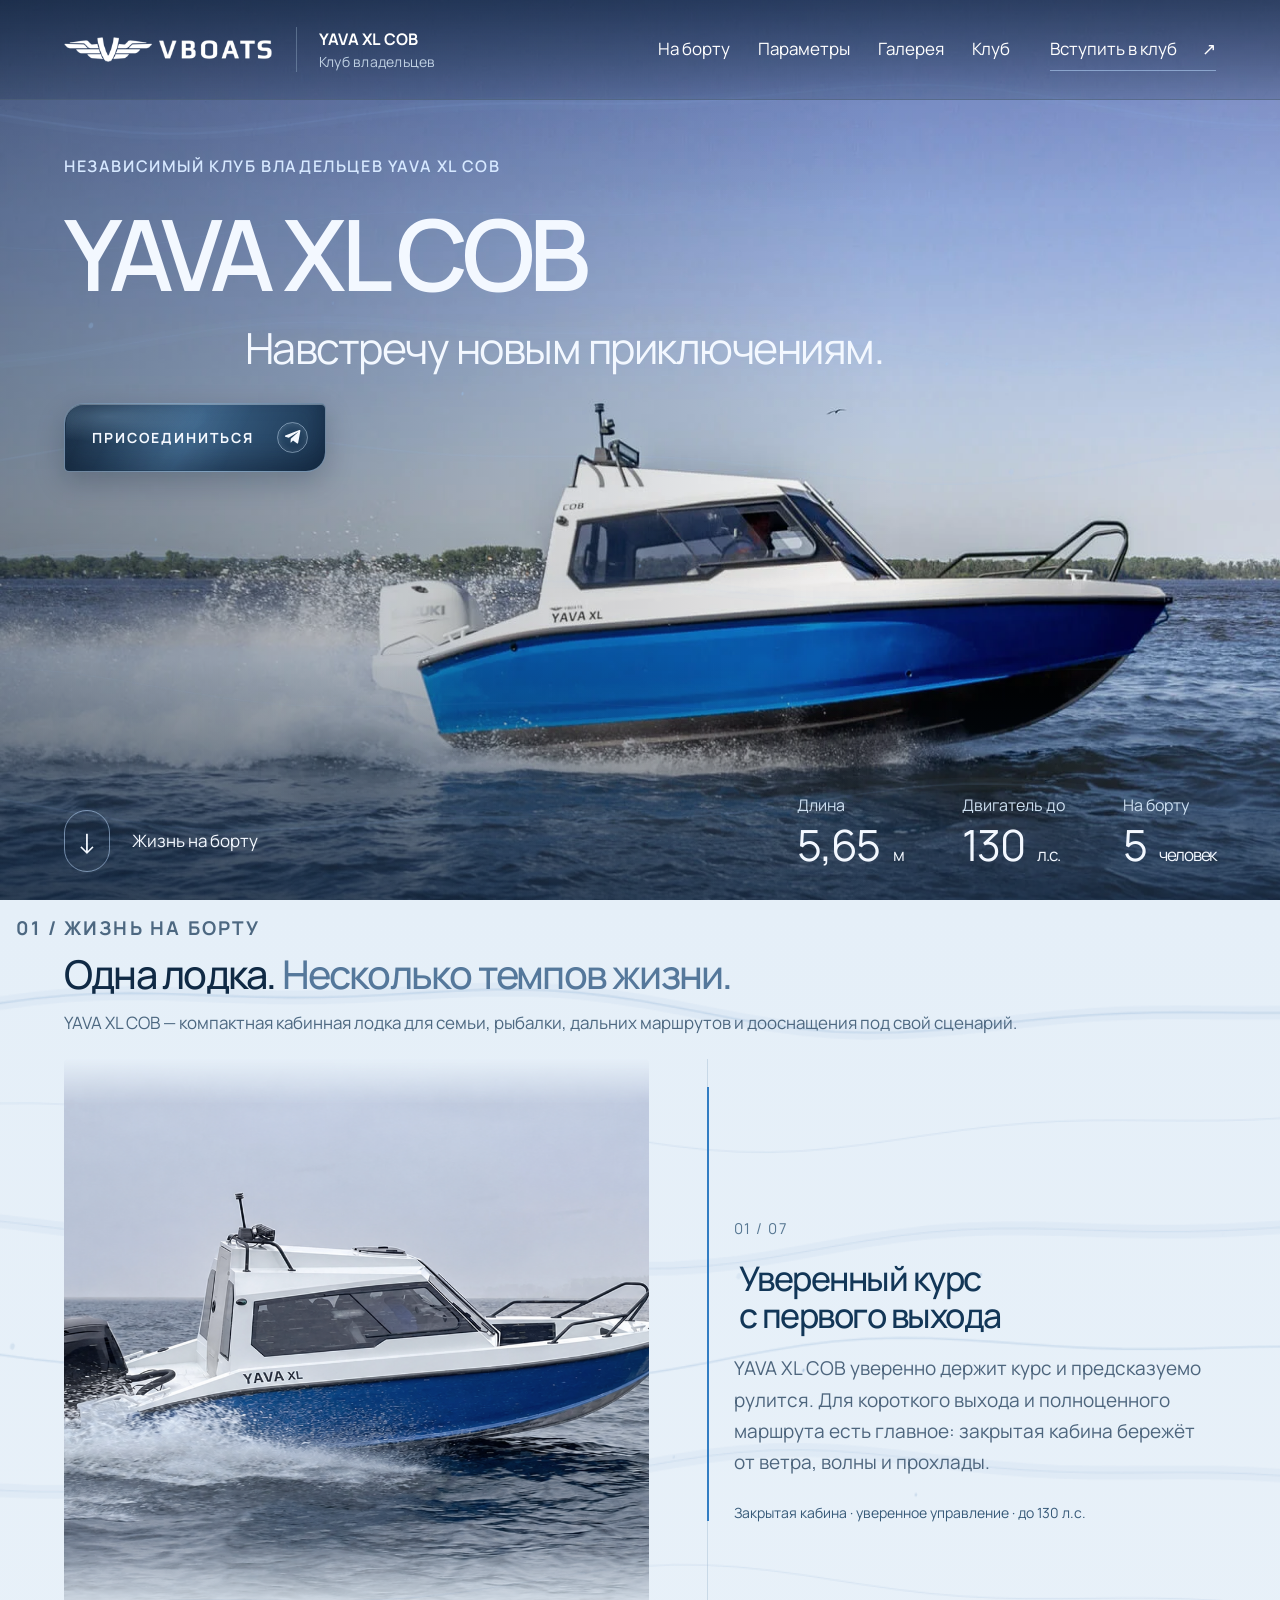
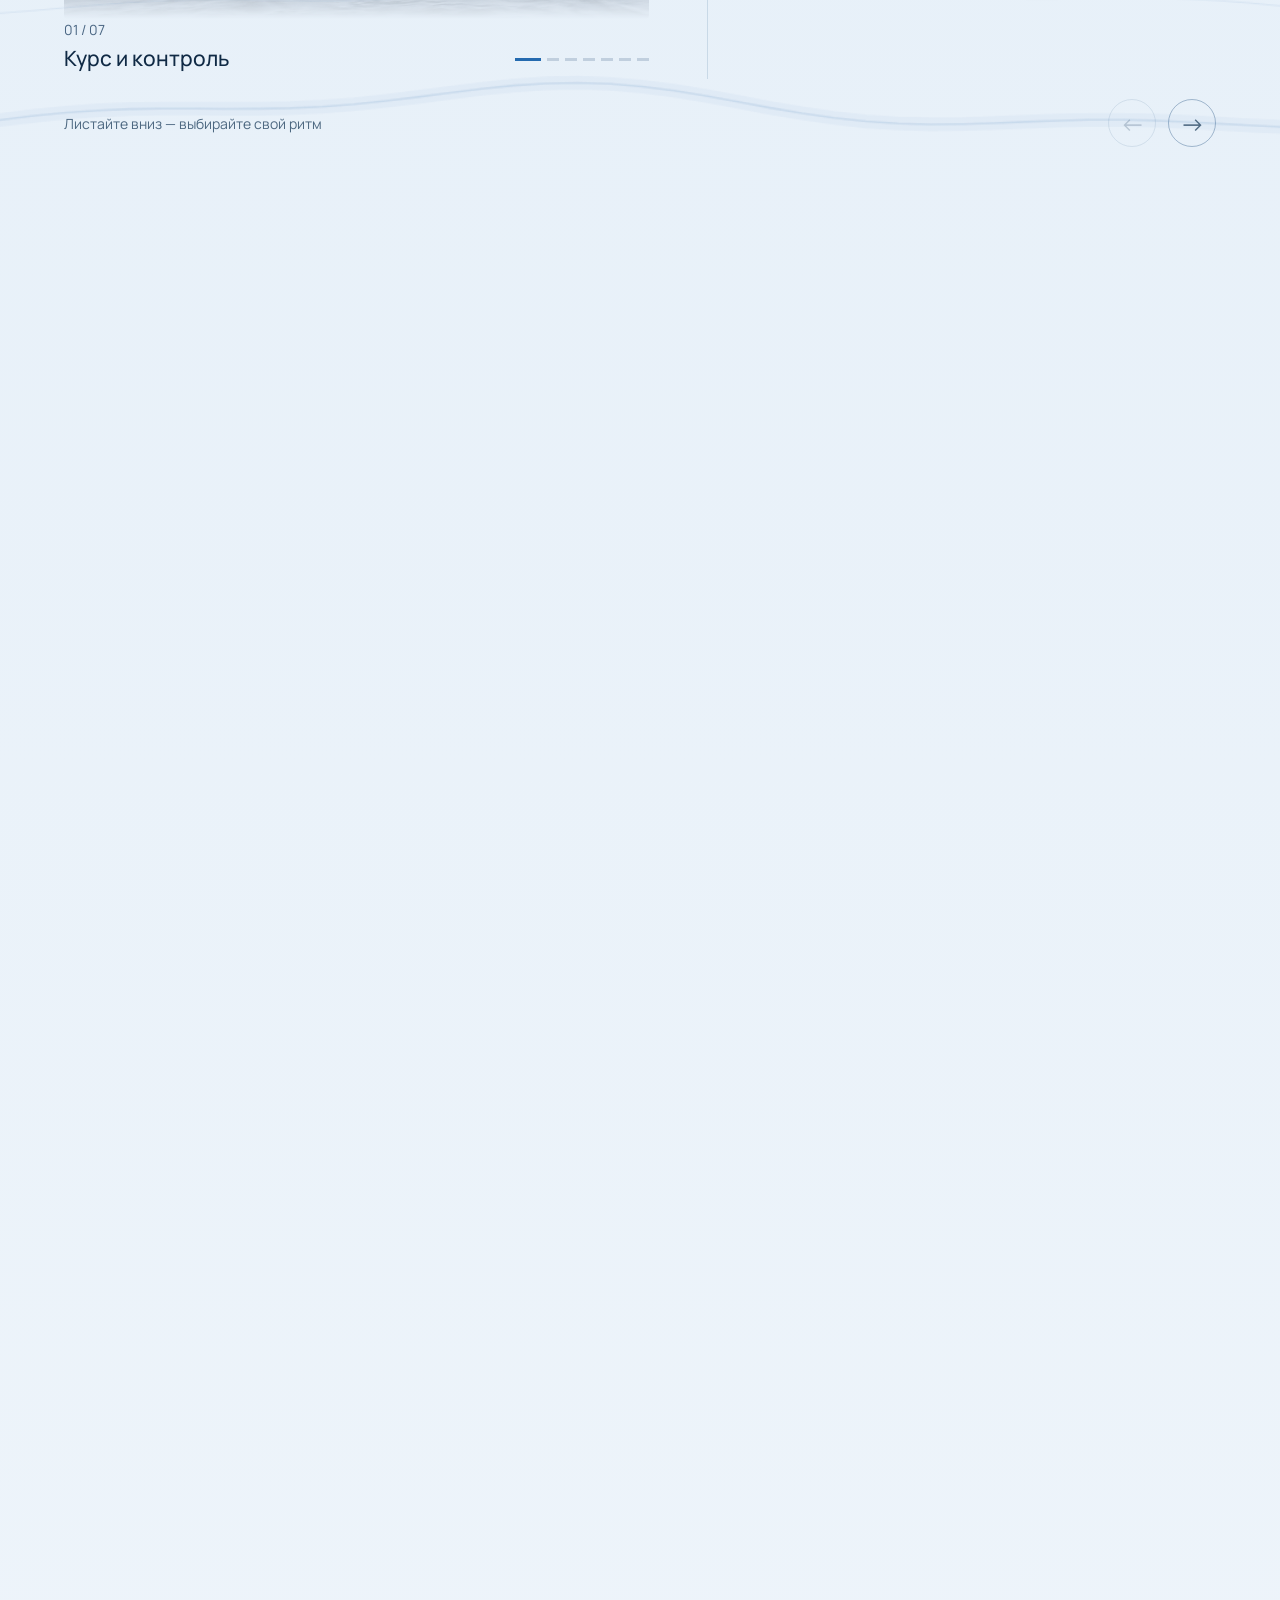
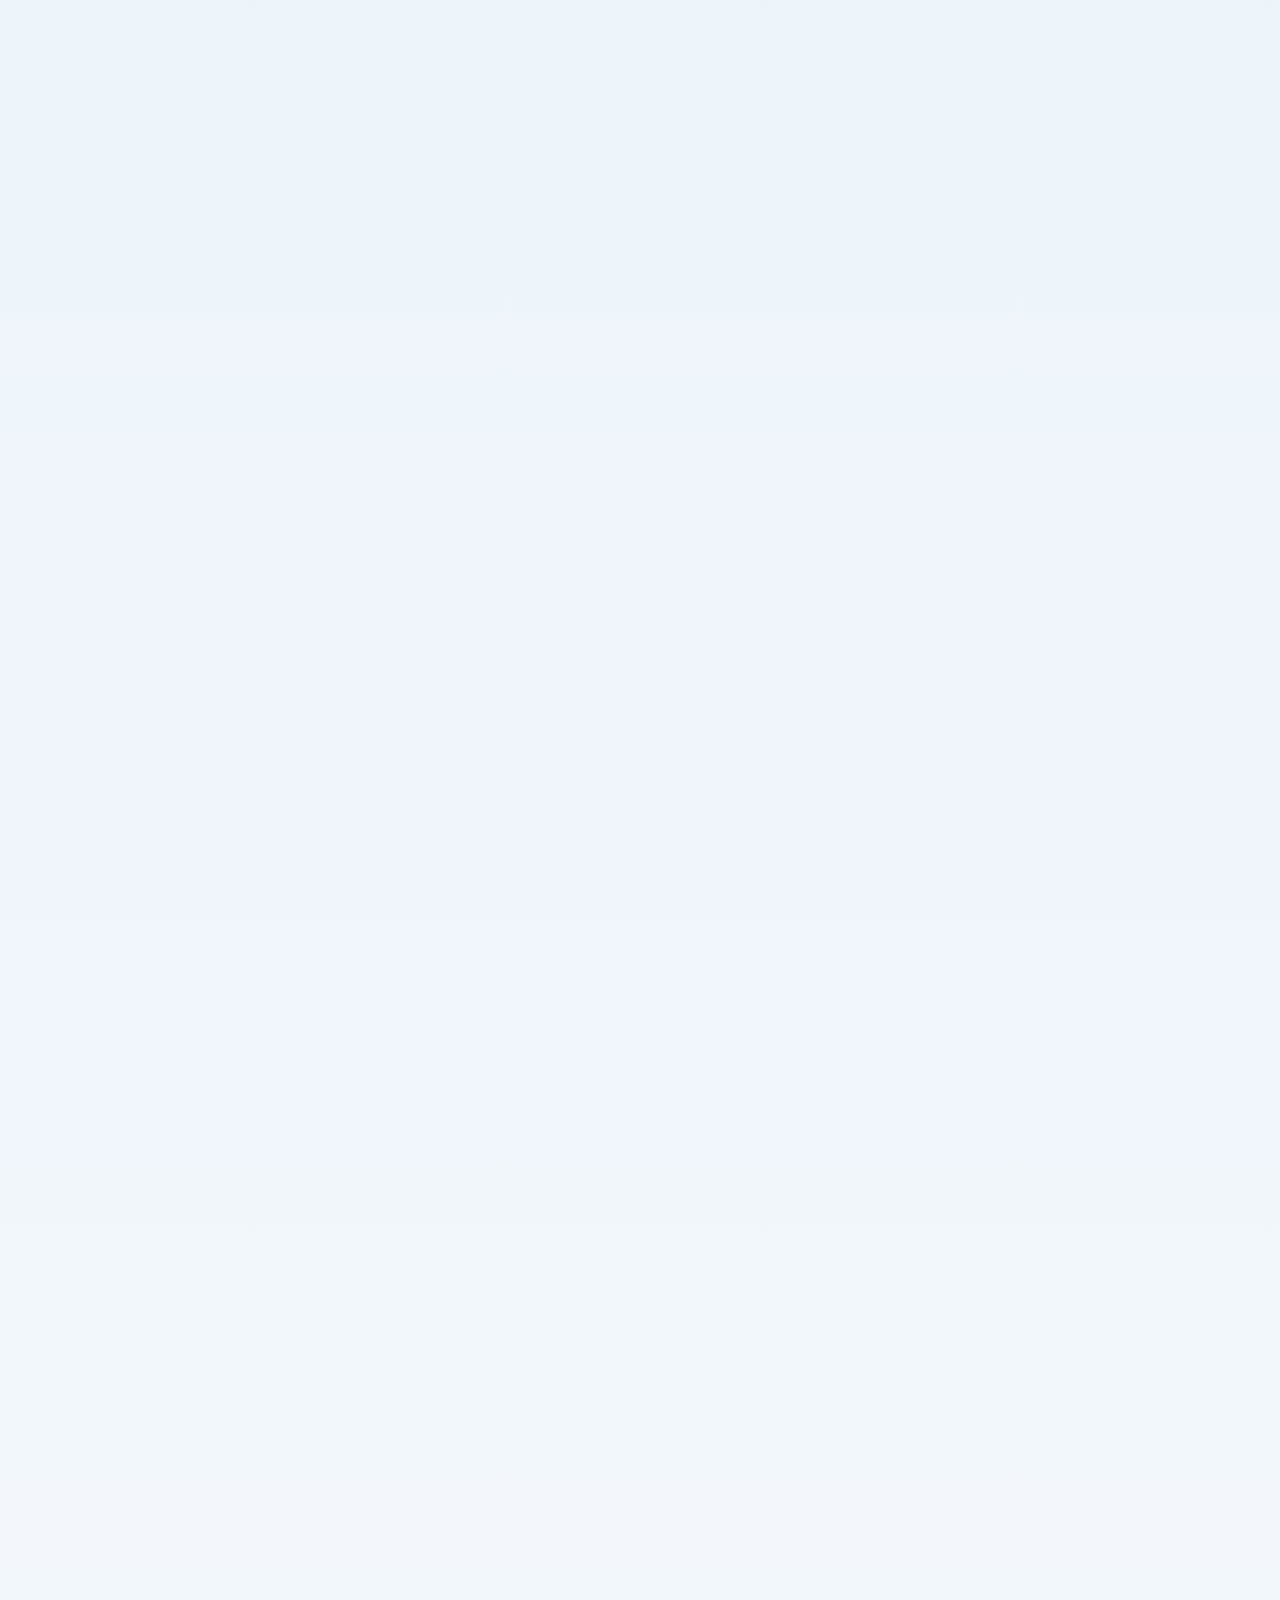
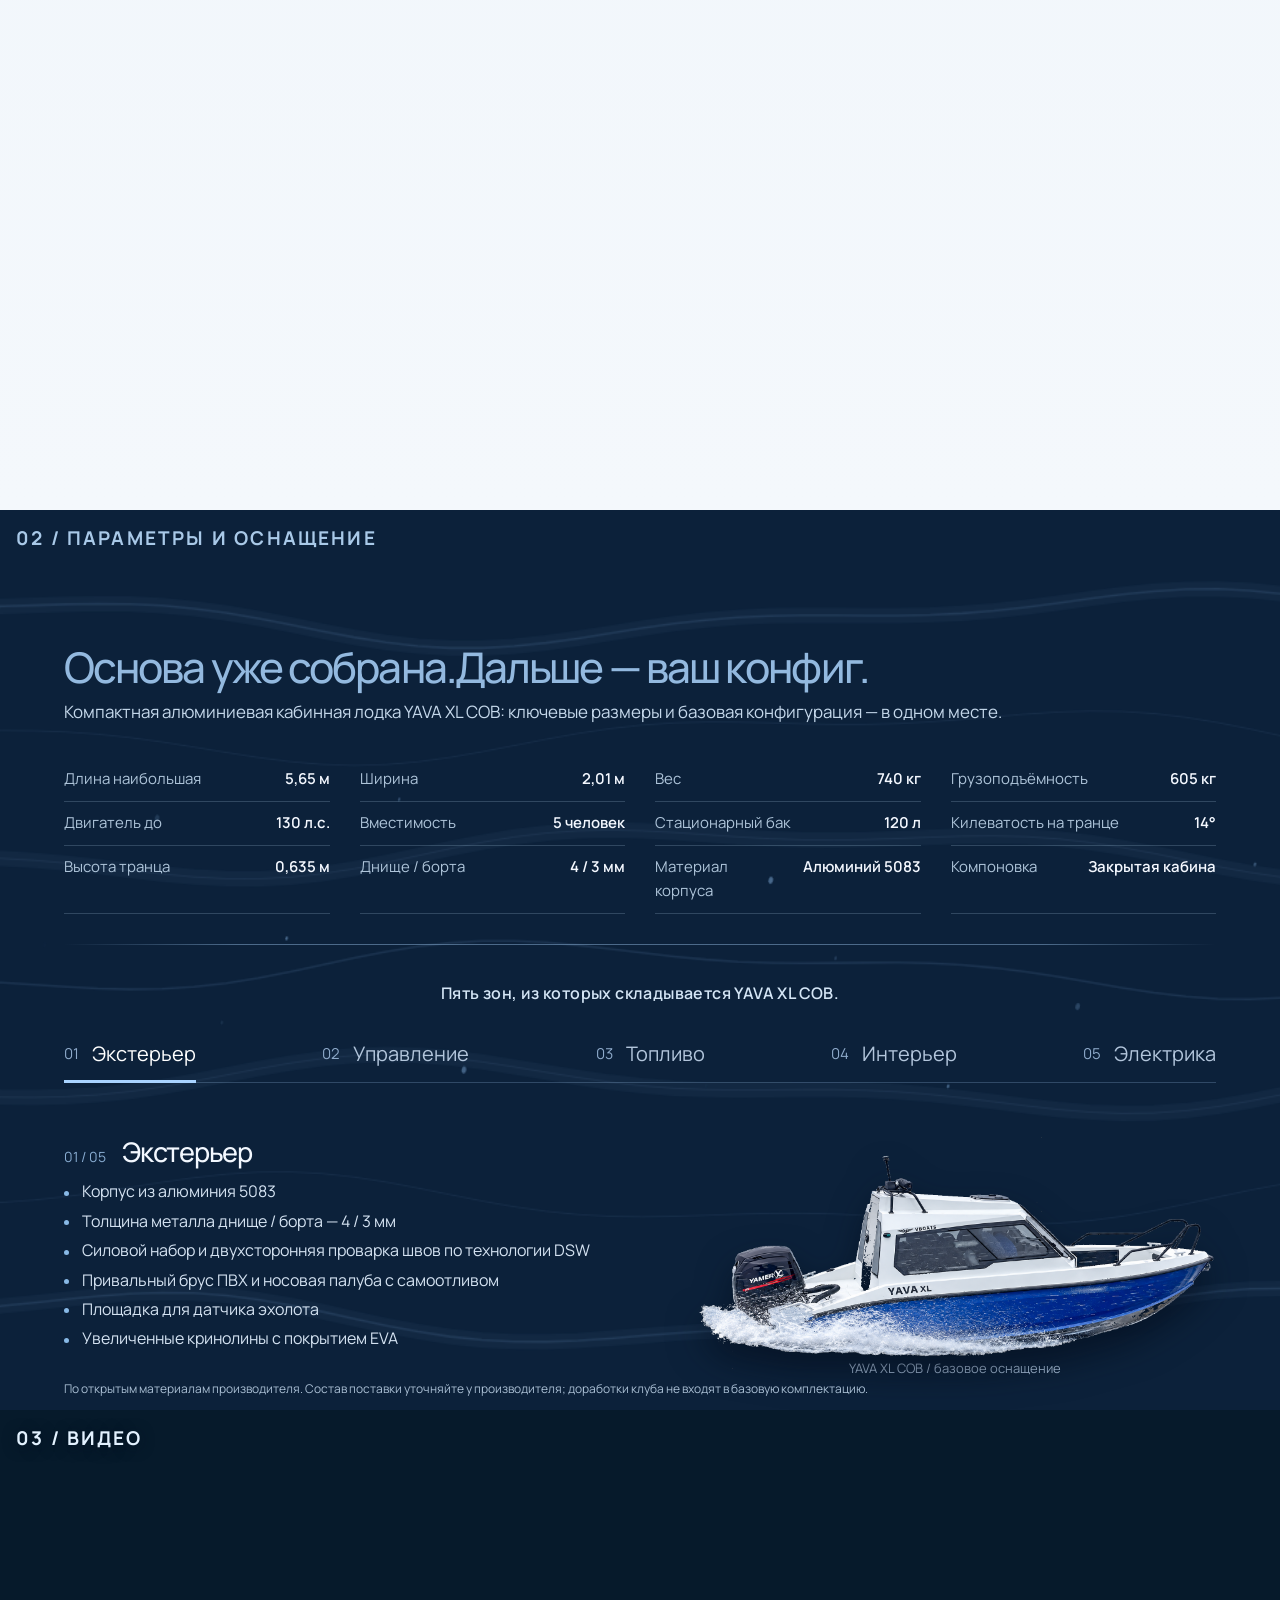
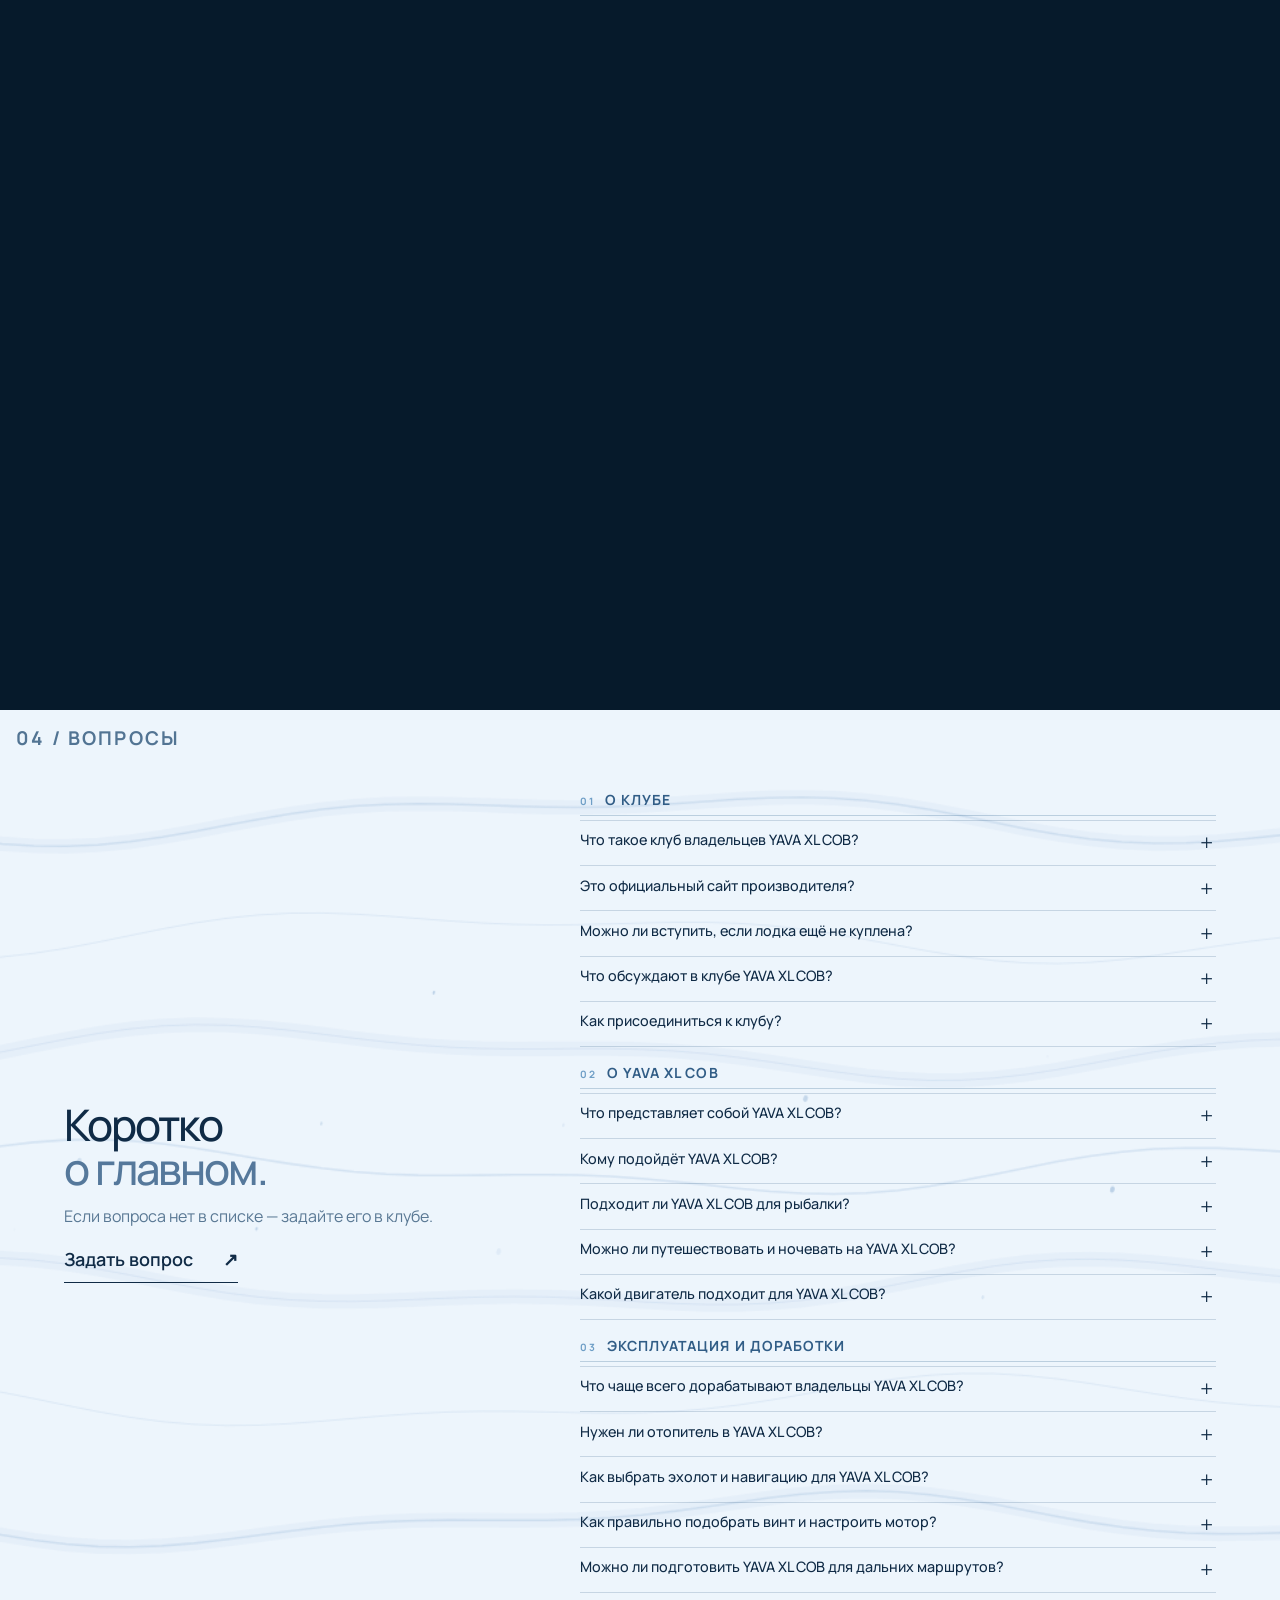
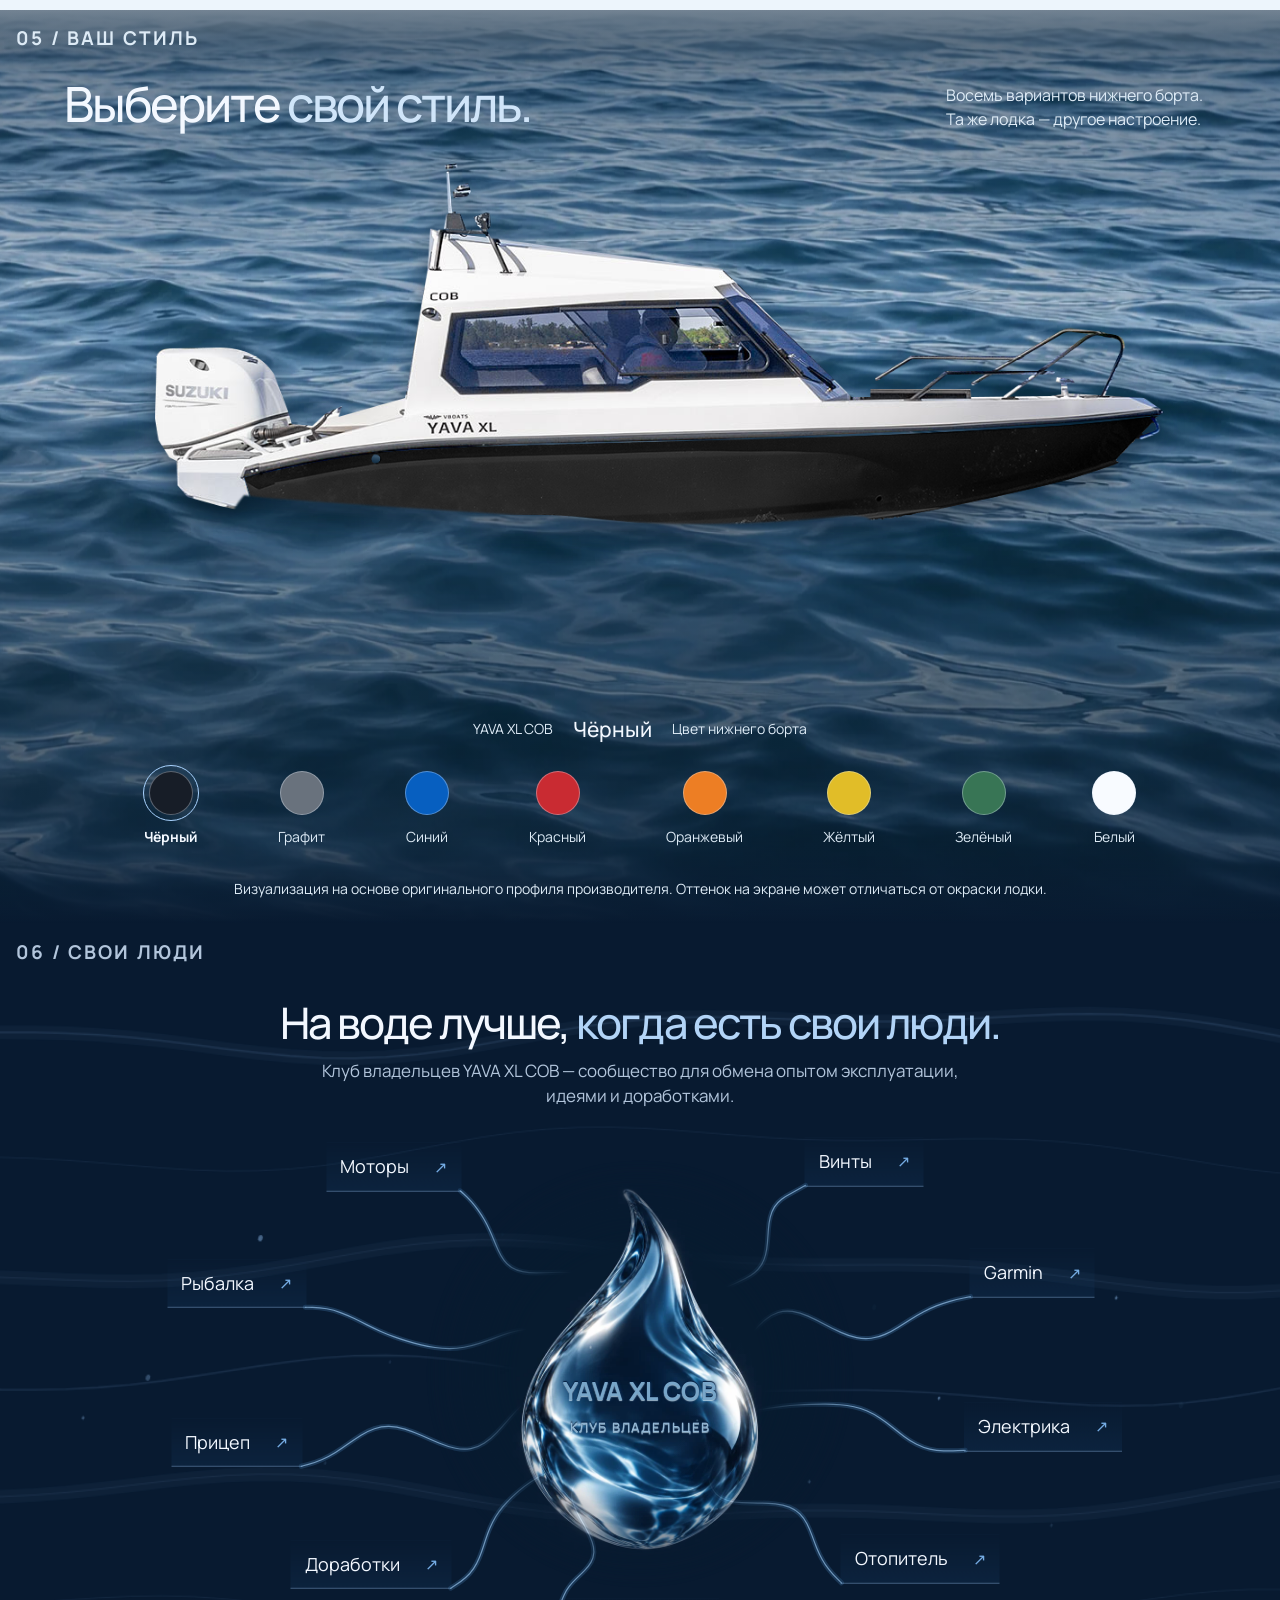
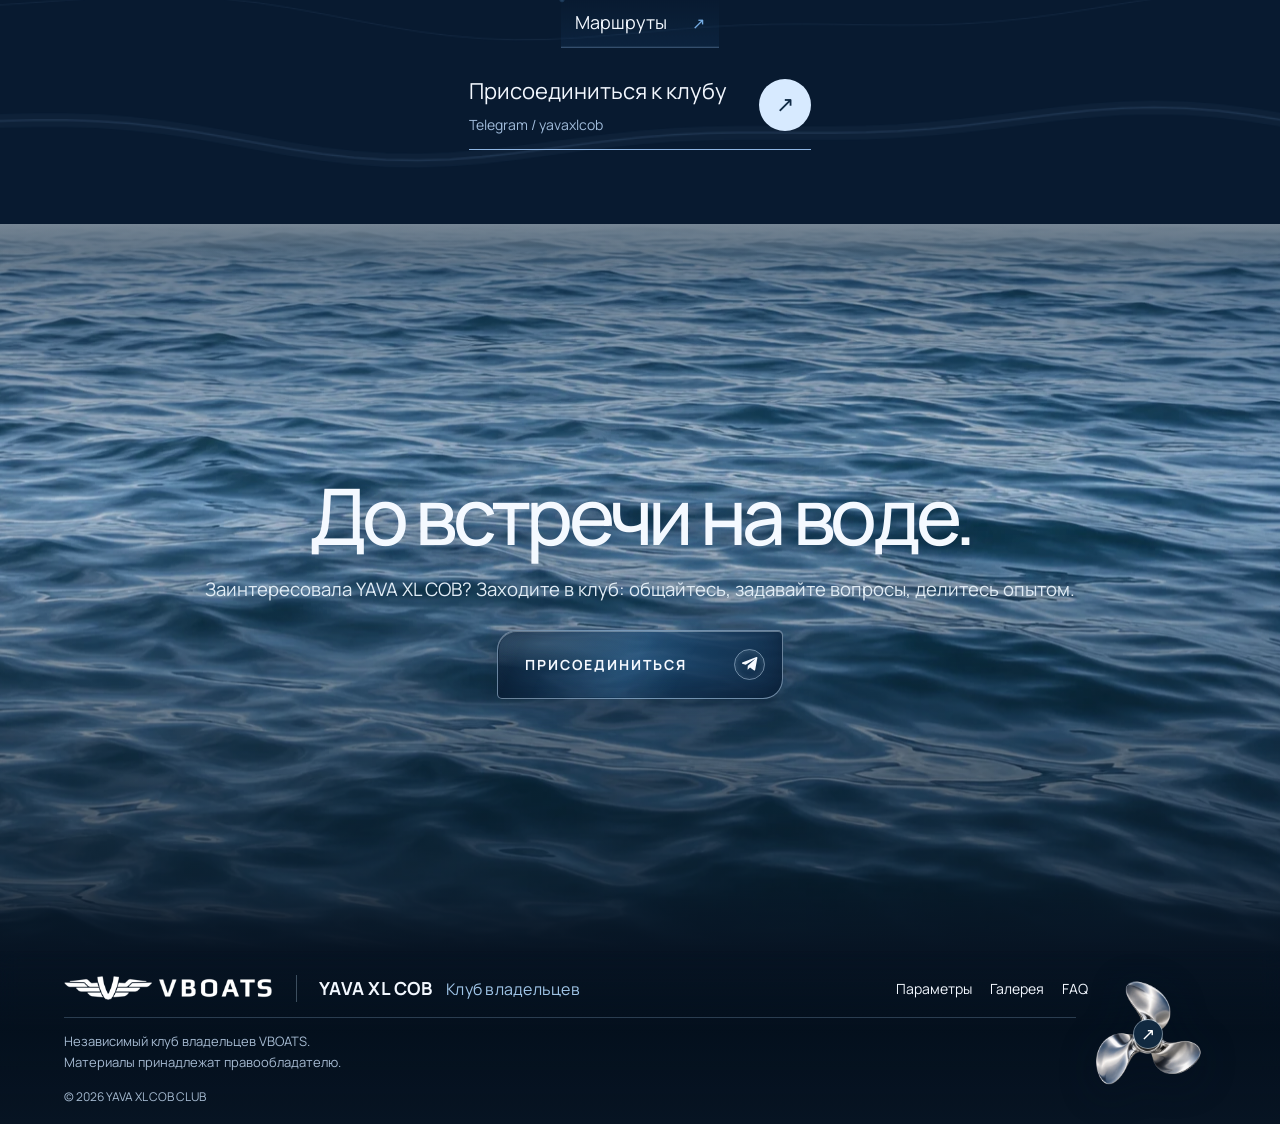
<file: index.html>
<!doctype html>
<html lang="ru">
  <head>
    <meta charset="utf-8" />
    <meta name="viewport" content="width=device-width, initial-scale=1" />
    <meta name="theme-color" content="#081a30" />
    <meta name="description" content="YAVA XL COB (Волжанка / VBOATS): клуб владельцев, отзывы, характеристики, комплектация и доработки кабинной лодки. Опыт эксплуатации и Telegram-сообщество." />
    <meta name="keywords" content="YAVA XL COB, Ява XL COB, VBOATS YAVA XL COB, Волжанка YAVA XL COB, лодка YAVA XL COB, кабинная лодка, алюминиевая кабинная лодка, YAVA XL COB отзывы, YAVA XL COB характеристики, YAVA XL COB комплектация, YAVA XL COB доработки, клуб владельцев YAVA XL COB" />
    <link rel="canonical" href="https://yavaxlcob.github.io/" />
    <meta property="og:type" content="website" />
    <meta property="og:locale" content="ru_RU" />
    <meta property="og:title" content="YAVA XL COB — клуб владельцев, отзывы и доработки | VBOATS" />
    <meta property="og:description" content="YAVA XL COB (Волжанка / VBOATS): клуб владельцев, характеристики, комплектация, опыт эксплуатации, доработки и Telegram-сообщество." />
    <meta property="og:url" content="https://yavaxlcob.github.io/" />
    <meta property="og:image" content="https://yavaxlcob.github.io/assets/og-yava-xl-cob.png" />
    <meta property="og:image:width" content="1736" />
    <meta property="og:image:height" content="906" />
    <meta property="og:image:alt" content="Клуб владельцев YAVA XL COB — лодка на воде" />
    <meta name="twitter:card" content="summary_large_image" />
    <meta name="twitter:title" content="YAVA XL COB — клуб владельцев, отзывы и доработки | VBOATS" />
    <meta name="twitter:description" content="Характеристики, комплектация, опыт эксплуатации и доработки YAVA XL COB — в сообществе владельцев." />
    <meta name="twitter:image" content="https://yavaxlcob.github.io/assets/og-yava-xl-cob.png" />
    <meta name="twitter:image:alt" content="Клуб владельцев YAVA XL COB — лодка на воде" />
    <link rel="icon" href="favicon.svg" type="image/svg+xml" />
    <link rel="icon" href="favicon.ico" sizes="any" />
    <link rel="icon" href="assets/favicon-32.png" sizes="32x32" type="image/png" />
    <link rel="icon" href="assets/favicon-16.png" sizes="16x16" type="image/png" />
    <link rel="apple-touch-icon" href="assets/favicon-180.png" sizes="180x180" />
    <link rel="manifest" href="site.webmanifest" />
    <link rel="preconnect" href="https://fonts.googleapis.com" />
    <link rel="preconnect" href="https://fonts.gstatic.com" crossorigin />
    <link rel="preconnect" href="https://fonts.googleapis.com" />
    <link rel="preconnect" href="https://fonts.gstatic.com" crossorigin />
    <link href="https://fonts.googleapis.com/css2?family=Manrope:wght@400;500;600;700;800&display=swap" rel="stylesheet" />
    <link rel="stylesheet" href="styles.css" />
    <title>YAVA XL COB — клуб владельцев, отзывы и доработки | VBOATS</title>
    <!-- Google tag (gtag.js) -->
    <script async src="https://www.googletagmanager.com/gtag/js?id=G-5DDMFV9T4B"></script>
    <script>
      window.dataLayer=window.dataLayer||[];
      function gtag(){dataLayer.push(arguments);}
      gtag('js',new Date());
      gtag('config','G-5DDMFV9T4B');
    </script>
    <!-- Yandex.Metrika counter -->
    <script type="text/javascript">
      (function(m,e,t,r,i,k,a){
        m[i]=m[i]||function(){(m[i].a=m[i].a||[]).push(arguments)};
        m[i].l=1*new Date();
        for(var j=0;j<document.scripts.length;j++){if(document.scripts[j].src===r){return;}}
        k=e.createElement(t),a=e.getElementsByTagName(t)[0],k.async=1,k.src=r,a.parentNode.insertBefore(k,a);
      })(window,document,'script','https://mc.yandex.ru/metrika/tag.js?id=112471789','ym');
      ym(112471789,'init',{
        ssr:true,
        webvisor:true,
        clickmap:true,
        ecommerce:'dataLayer',
        referrer:document.referrer,
        url:location.href,
        accurateTrackBounce:true,
        trackLinks:true
      });
    </script>
    <!-- /Yandex.Metrika counter -->
    <script type="application/ld+json">
      {
        "@context": "https://schema.org",
        "@graph": [
          {"@type":"WebSite","name":"YAVA XL COB — клуб владельцев","url":"https://yavaxlcob.github.io/","description":"Неофициальный клуб владельцев и поклонников лодки YAVA XL COB.","inLanguage":"ru-RU"},
          {"@type":"WebPage","name":"YAVA XL COB — клуб владельцев, отзывы и доработки","url":"https://yavaxlcob.github.io/","description":"Характеристики, комплектация, опыт эксплуатации и доработки YAVA XL COB.","inLanguage":"ru-RU","isPartOf":{"@type":"WebSite","url":"https://yavaxlcob.github.io/"}},
          {"@type":"FAQPage","mainEntity":[
            {"@type":"Question","name":"Что такое клуб владельцев YAVA XL COB?","acceptedAnswer":{"@type":"Answer","text":"Это независимое сообщество владельцев и тех, кто интересуется YAVA XL COB. Здесь обсуждают реальный опыт эксплуатации, оборудование, доработки, моторы, винты, электронику, рыбалку и маршруты. Главная ценность клуба — практический опыт людей, которые действительно пользуются этой лодкой."}},
            {"@type":"Question","name":"Это официальный сайт производителя?","acceptedAnswer":{"@type":"Answer","text":"Нет. Это неофициальный клуб владельцев YAVA XL COB и независимый информационный проект. Сайт не является официальным ресурсом производителя VBOATS. Мы собираем опыт владельцев, полезные решения и информацию о модели в одном месте."}},
            {"@type":"Question","name":"Можно ли вступить, если лодка ещё не куплена?","acceptedAnswer":{"@type":"Answer","text":"Конечно. В клуб приходят не только владельцы, но и те, кто присматривается к YAVA XL COB и хочет разобраться в модели до покупки. Можно посмотреть реальные доработки, узнать мнение владельцев и задать вопросы тем, кто уже эксплуатирует лодку."}},
            {"@type":"Question","name":"Что обсуждают в клубе YAVA XL COB?","acceptedAnswer":{"@type":"Answer","text":"Практически всё, что связано с лодкой: эксплуатацию, моторы и винты, эхолоты и навигацию, отопители, электрику, прицепы, рыбалку, дальние маршруты и собственные доработки. Можно показать своё решение или узнать, как ту же задачу уже решили другие владельцы."}},
            {"@type":"Question","name":"Как присоединиться к клубу?","acceptedAnswer":{"@type":"Answer","text":"Нажмите «Присоединиться» или «Задать вопрос» на сайте — ссылка откроет Telegram-сообщество YAVA XL COB. Вступление свободное: можно читать обсуждения, задавать вопросы и делиться собственным опытом."}},
            {"@type":"Question","name":"Что представляет собой YAVA XL COB?","acceptedAnswer":{"@type":"Answer","text":"YAVA XL COB — компактная алюминиевая кабинная лодка VBOATS, рассчитанная на разные сценарии использования: прогулки, рыбалку, семейные выходы и путешествия. Закрытая кабина делает её особенно интересной для тех, кто не хочет ограничиваться только тёплой и тихой погодой."}},
            {"@type":"Question","name":"Кому подойдёт YAVA XL COB?","acceptedAnswer":{"@type":"Answer","text":"Тем, кому нужна универсальная лодка: выйти на несколько часов, провести день с семьёй, отправиться на рыбалку или построить более длинный маршрут. Компактные размеры сочетаются с закрытой кабиной и возможностью дооснастить лодку под собственные задачи."}},
            {"@type":"Question","name":"Подходит ли YAVA XL COB для рыбалки?","acceptedAnswer":{"@type":"Answer","text":"Да. YAVA XL COB хорошо подходит для рыбалки, особенно когда важна защита от ветра, дождя и холодной погоды. В кабине можно согреться и отдохнуть, а затем продолжить ловлю. Это позволяет заметно продлить сезон использования лодки."}},
            {"@type":"Question","name":"Можно ли путешествовать и ночевать на YAVA XL COB?","acceptedAnswer":{"@type":"Answer","text":"Модель подходит не только для коротких выходов. При грамотной организации пространства и оснащения на лодке можно строить маршруты с остановками и ночёвкой. Именно такие сценарии — размещение вещей, автономность, отдых и подготовка лодки к путешествиям — активно обсуждаются владельцами клуба."}},
            {"@type":"Question","name":"Какой двигатель подходит для YAVA XL COB?","acceptedAnswer":{"@type":"Answer","text":"Модель рассчитана на подвесной двигатель мощностью до 130 л.с. Конкретный мотор, высоту установки, винт и настройки стоит подбирать с учётом загрузки и сценария эксплуатации. В клубе владельцы делятся реальными сочетаниями моторов, винтов и полученными результатами."}},
            {"@type":"Question","name":"Что чаще всего дорабатывают владельцы YAVA XL COB?","acceptedAnswer":{"@type":"Answer","text":"У каждого свой сценарий, но чаще всего обсуждают эхолот и навигацию, дополнительный свет, отопитель, электрику, хранение, зарядку оборудования, крепления и организацию пространства. YAVA XL COB даёт хорошую основу для индивидуального дооснащения."}},
            {"@type":"Question","name":"Нужен ли отопитель в YAVA XL COB?","acceptedAnswer":{"@type":"Answer","text":"Для летней эксплуатации он не обязателен, но для ранней весны, поздней осени и холодных утренних выходов отопитель заметно повышает комфорт. Закрытая кабина позволяет эффективно использовать тепло и расширяет привычные границы лодочного сезона."}},
            {"@type":"Question","name":"Как выбрать эхолот и навигацию для YAVA XL COB?","acceptedAnswer":{"@type":"Answer","text":"Единственного правильного комплекта нет. Выбор зависит от рыбалки, акватории, маршрутов и бюджета. Владельцы используют разные решения Garmin и других производителей, обсуждают размещение экранов, датчиков, питание и интеграцию оборудования."}},
            {"@type":"Question","name":"Как правильно подобрать винт и настроить мотор?","acceptedAnswer":{"@type":"Answer","text":"Винт подбирают не только по мотору, но и по загрузке лодки, оборотам, характеру эксплуатации и желаемому режиму движения. Иногда небольшое изменение шага или геометрии заметно меняет поведение лодки. Реальные результаты владельцев помогают быстрее найти подходящую конфигурацию."}},
            {"@type":"Question","name":"Можно ли подготовить YAVA XL COB для дальних маршрутов?","acceptedAnswer":{"@type":"Answer","text":"Да. Для этого обычно продумывают запас энергии, навигацию, связь, отопление, хранение вещей и организацию отдыха. Возможности конкретной лодки зависят от её оснащения и условий маршрута, поэтому подготовку лучше строить комплексно и опираться на практический опыт владельцев."}}
          ]}
        ]
      }
    </script>
  </head>
  <body id="top">
    <noscript><div><img src="https://mc.yandex.ru/watch/112471789" style="position:absolute;left:-9999px;" alt="" /></div></noscript>
    <a class="skip-link" href="#main">Перейти к содержанию</a>
    <a class="back-to-top" href="#top" aria-label="Вернуться в начало" aria-hidden="true" tabindex="-1"><span aria-hidden="true">↑</span></a>
    <header class="site-header" data-header>
      <div class="container header-inner"><a class="brand" href="#top" aria-label="YAVA XL COB — в начало"><img src="assets/vboats-original.png" width="311" height="36" alt="VBOATS"><span>YAVA XL COB<small>Клуб владельцев</small></span></a>
        <nav class="main-nav" id="main-nav" aria-label="Основная навигация"><a href="#profile">На борту</a><a href="#specs">Параметры</a><a href="#gallery">Галерея</a><a href="#club">Клуб</a></nav>
        <a class="header-telegram" href="https://t.me/+TlN5gjmo2nlhN2Vi" target="_blank" rel="noopener noreferrer">Вступить в клуб <span aria-hidden="true">↗</span></a>
        <button class="menu-toggle" type="button" aria-expanded="false" aria-controls="main-nav" aria-label="Открыть меню"><span></span><span></span></button>
      </div><div class="scroll-progress" aria-hidden="true"></div>
    </header>
    <main id="main">
      <section class="hero dark" aria-labelledby="hero-title">
        <div class="hero-photo"><img src="assets/hero-water.webp" width="1920" height="1280" alt="Синяя YAVA XL COB идёт по открытой воде" fetchpriority="high"></div>
        <canvas class="water" data-water aria-hidden="true"></canvas>
        <div class="container hero-inner">
          <div class="hero-copy"><p class="eyebrow">Независимый клуб владельцев YAVA XL COB</p><h1 id="hero-title">YAVA XL COB</h1><p class="hero-tagline">Навстречу новым приключениям.</p><a class="button primary hero-cta" href="https://t.me/+TlN5gjmo2nlhN2Vi" target="_blank" rel="noopener noreferrer"><span class="hero-cta-label">ПРИСОЕДИНИТЬСЯ</span><span class="hero-cta-mark telegram-plane" aria-hidden="true"><svg viewBox="0 0 24 24" focusable="false"><path d="M21.7 3.6 18.6 20c-.2 1.2-1 1.5-2 .9l-5.3-3.9-2.5 2.4c-.3.3-.5.5-1 .5l.4-5.3 9.7-8.8c.4-.4-.1-.6-.7-.2L5.3 13.1.2 11.5c-1.1-.3-1.1-1.1.2-1.6L20.3 2.2c.9-.3 1.7.2 1.4 1.4Z"/></svg></span></a></div>
          <div class="hero-bottom"><a class="scroll-link" href="#profile"><span aria-hidden="true">↓</span> Жизнь на борту</a><dl class="hero-specs"><div><dt>Длина</dt><dd>5,65 <small>м</small></dd></div><div><dt>Двигатель до</dt><dd>130 <small>л.с.</small></dd></div><div><dt>На борту</dt><dd>5 <small>человек</small></dd></div></dl></div>
        </div>
      </section>
      <section class="voyage light" id="profile" aria-labelledby="voyage-title">
        <p class="eyebrow chapter-index">01 / Жизнь на борту</p><div class="voyage-pin"><canvas class="water" data-water aria-hidden="true"></canvas><div class="container">
          <div class="section-heading"><div><h2 id="voyage-title">Одна лодка. <span>Несколько темпов жизни.</span></h2></div><p>YAVA XL COB — компактная кабинная лодка для семьи, рыбалки, дальних маршрутов и дооснащения под свой сценарий.</p></div>
          <div class="voyage-grid">
            <div class="voyage-visual-wrap"><div class="voyage-visual">
              <div class="voyage-frame is-active" data-scene="0"><img src="assets/photo-09-retouched.png" alt="YAVA XL COB на открытой воде" loading="lazy"></div>
              <div class="voyage-frame" data-scene="1"><img src="assets/cabin-saloon.webp" alt="Салон YAVA XL COB: диваны и проход внутри кабины" loading="lazy"></div>
              <div class="voyage-frame" data-scene="2"><img src="assets/photo-07.webp" alt="Кабина и борт YAVA XL COB" loading="lazy"></div>
              <div class="voyage-frame" data-scene="3"><img src="assets/hero-water.webp" alt="YAVA XL COB в движении по реке" loading="lazy"></div>
              <div class="voyage-frame" data-scene="4"><img src="assets/winter-river.webp" alt="YAVA XL COB на реке у заснеженного берега" loading="lazy"></div>
              <div class="voyage-frame" data-scene="5"><img src="assets/cabin-interior-storm.png" alt="Вид из закрытой кабины YAVA XL COB в зимнюю непогоду" loading="lazy"></div>
              <div class="voyage-frame" data-scene="6"><img src="assets/yava-xl-cob04-open-water.png" alt="YAVA XL COB на открытой воде у горизонта" loading="lazy"></div>
              <div class="voyage-caption"><span data-scene-number>01 / 07</span><strong data-scene-label>Курс и контроль</strong></div>
              <div class="scene-track" aria-hidden="true"><i class="is-active"></i><i></i><i></i><i></i><i></i><i></i><i></i></div>
            </div></div>
            <div class="voyage-window"><div class="voyage-steps">
              <article class="voyage-step is-active" data-step="0" data-label="Курс и контроль"><img class="story-mobile-photo" src="assets/photo-09-retouched.png" alt="YAVA XL COB на открытой воде" loading="lazy"><span class="step-number">01 / 07</span><h3>Уверенный курс с первого выхода</h3><p>YAVA XL COB уверенно держит курс и предсказуемо рулится. Для короткого выхода и полноценного маршрута есть главное: закрытая кабина бережёт от ветра, волны и прохлады.</p><span class="step-metric">Закрытая кабина · уверенное управление · до 130 л.с.</span></article>
              <article class="voyage-step" data-step="1" data-label="Комфорт в салоне"><img class="story-mobile-photo" src="assets/cabin-saloon.webp" alt="Салон YAVA XL COB для отдыха на воде" loading="lazy"><span class="step-number">02 / 07</span><h3>Комфорт, который продлевает день</h3><p>В салоне можно отдохнуть, укрыться от ветра и разместить вещи. Это семейная лодка для пары, семьи и поездки с питомцем — когда комфорт важен на всём пути.</p><span class="step-metric">Салон для отдыха · место для вещей · больше времени на воде</span></article>
              <article class="voyage-step" data-step="2" data-label="Платформа для доработок"><img class="story-mobile-photo" src="assets/photo-07.webp" alt="Кабина и борт YAVA XL COB для дооснащения" loading="lazy"><span class="step-number">03 / 07</span><h3>Готова с завода — открыта для ваших идей</h3><p>YAVA XL COB собрана и продумана уже в базе: правильная компоновка, кабина, свет и полезный объём. Возможные доработки YAVA XL COB — эхолот, отопитель, дополнительный свет, электрика и хранение — выбирают под свой сценарий.</p><span class="step-metric">База + дооснащение · эхолот · отопитель · электрика</span></article>
              <article class="voyage-step" data-step="3" data-label="Дальше привычного берега"><img class="story-mobile-photo" src="assets/hero-water.webp" alt="YAVA XL COB в движении по реке" loading="lazy"><span class="step-number">04 / 07</span><h3>Дальние маршруты без лишних компромиссов</h3><p>Это лодка для путешествий и дальних переходов, а не только для короткой прогулки. Можно уходить дальше привычного берега, делать остановки и продолжать путь в своём темпе — кабина защитит от ветра и брызг.</p><span class="step-metric">Путешествия · ночёвка · защита от непогоды · свобода маршрута</span></article>
              <article class="voyage-step" data-step="4" data-label="Сезон продолжается"><img class="story-mobile-photo" src="assets/winter-river.webp" alt="YAVA XL COB на воде в позднюю осень" loading="lazy"><span class="step-number">05 / 07</span><h3>Рыбалка до первого снега</h3><p>YAVA XL COB для рыбалки и холодного сезона: пока вода открыта, можно выйти на точку, согреться в кабине, выпить горячий чай и вернуться к ловле. Сезон не заканчивается вместе с летом.</p><span class="step-metric">Поздняя осень · тепло в кабине · долгий рыболовный сезон</span></article>
              <article class="voyage-step" data-step="5" data-label="Защита от непогоды"><img class="story-mobile-photo" src="assets/cabin-interior-storm.png" alt="Вид из закрытой кабины YAVA XL COB в зимнюю непогоду" loading="lazy"><span class="step-number">06 / 07</span><h3>Комфорт в непогоду</h3><p>YAVA XL COB позволяет с комфортом идти по воде в дождь, ветер и холод. Закрытая кабина защищает от осадков и брызг, а внутри можно отдыхать, общаться и продолжать маршрут, когда за бортом уже неуютно.</p><span class="step-metric">Дождь · ветер · брызги · закрытый салон</span></article>
              <article class="voyage-step" data-step="6" data-label="Свобода на воде"><img class="story-mobile-photo" src="assets/yava-xl-cob04-open-water.png" alt="YAVA XL COB на открытой воде у горизонта" loading="lazy"><span class="step-number">07 / 07</span><h3>Одна лодка — много сценариев</h3><p>YAVA XL COB подходит для семейных прогулок, дальних маршрутов, рыбалки и проекта «под себя». На открытой воде и в новом маршруте она остаётся своей — а в клубе владельцы делятся оснащением, маршрутами и реальным опытом.</p><span class="step-metric">Семья · путешествия · рыбалка · клуб владельцев</span></article>
            </div></div>
          </div>
          <div class="story-controls" role="group" aria-label="Переключение историй"><span>Листайте вниз — выбирайте свой ритм</span><button type="button" data-story-prev aria-label="Предыдущая история">←</button><button type="button" data-story-next aria-label="Следующая история">→</button></div>
        </div></div>
      </section>
      <section class="build-section dark" id="specs" aria-labelledby="specs-title"><canvas class="water" data-water aria-hidden="true"></canvas><p class="eyebrow chapter-index">02 / Параметры и оснащение</p><div class="container">
        <div class="build-overview">
          <div><h2 id="specs-title"><span class="build-title-primary">Основа уже собрана.</span><span class="build-title-secondary">Дальше — ваш конфиг.</span></h2><p class="build-lead">Компактная алюминиевая кабинная лодка YAVA XL COB: ключевые размеры и базовая конфигурация — в одном месте.</p></div>
        </div>
        <dl class="spec-list"><div><dt>Длина наибольшая</dt><dd>5,65 м</dd></div><div><dt>Ширина</dt><dd>2,01 м</dd></div><div><dt>Вес</dt><dd>740 кг</dd></div><div><dt>Грузоподъёмность</dt><dd>605 кг</dd></div><div><dt>Двигатель до</dt><dd>130 л.с.</dd></div><div><dt>Вместимость</dt><dd>5 человек</dd></div><div><dt>Стационарный бак</dt><dd>120 л</dd></div><div><dt>Килеватость на транце</dt><dd>14°</dd></div><div><dt>Высота транца</dt><dd>0,635 м</dd></div><div><dt>Днище / борта</dt><dd>4 / 3 мм</dd></div><div><dt>Материал корпуса</dt><dd>Алюминий 5083</dd></div><div><dt>Компоновка</dt><dd>Закрытая кабина</dd></div></dl>
        <div class="build-divider" aria-hidden="true"></div>
        <div class="kit-intro"><p id="kit-title">Пять зон, из которых складывается YAVA XL COB.</p></div>
        <div class="kit-tabs" role="tablist" aria-label="Категории комплектации"><button type="button" role="tab" id="tab-exterior" aria-selected="true" aria-controls="panel-exterior" tabindex="0" data-tab="exterior"><span>01</span>Экстерьер</button><button type="button" role="tab" id="tab-control" aria-selected="false" aria-controls="panel-control" tabindex="-1" data-tab="control"><span>02</span>Управление</button><button type="button" role="tab" id="tab-fuel" aria-selected="false" aria-controls="panel-fuel" tabindex="-1" data-tab="fuel"><span>03</span>Топливо</button><button type="button" role="tab" id="tab-interior" aria-selected="false" aria-controls="panel-interior" tabindex="-1" data-tab="interior"><span>04</span>Интерьер</button><button type="button" role="tab" id="tab-electrics" aria-selected="false" aria-controls="panel-electrics" tabindex="-1" data-tab="electrics"><span>05</span>Электрика</button></div>
        <div class="kit-body"><div class="kit-panels">
          <div class="kit-panel is-active" id="panel-exterior" role="tabpanel" tabindex="0" aria-labelledby="tab-exterior" data-panel="exterior"><div class="panel-heading"><span>01 / 05</span><h3>Экстерьер</h3></div><ul><li>Корпус из алюминия 5083</li><li>Толщина металла днище / борта — 4 / 3 мм</li><li>Силовой набор и двухсторонняя проварка швов по технологии DSW</li><li>Привальный брус ПВХ и носовая палуба с самоотливом</li><li>Площадка для датчика эхолота</li><li>Увеличенные кринолины с покрытием EVA</li></ul></div>
<div class="kit-panel" id="panel-control" role="tabpanel" tabindex="0" aria-labelledby="tab-control" data-panel="control" hidden><div class="panel-heading"><span>02 / 05</span><h3>Управление</h3></div><ul><li>Штурвал пять спиц, полированная нержавеющая сталь</li><li>Рулевая система: редуктор и трос</li><li>Подвесной двигатель мощностью до 130 л.с.</li><li>Удобная позиция управления внутри кабины</li><li>Комфортное управление при любых условиях</li><li>Панорамный обзор при управлении лодкой</li></ul></div>
<div class="kit-panel" id="panel-fuel" role="tabpanel" tabindex="0" aria-labelledby="tab-fuel" data-panel="fuel" hidden><div class="panel-heading"><span>03 / 05</span><h3>Топливная система</h3></div><ul><li>Датчик уровня топлива</li><li>Заливная горловина 38 мм</li><li>Вентиляционная горловина топливного бака</li><li>Стационарный бензобак 120 л</li><li>Запас хода зависит от мотора, загрузки и режима движения</li><li>Объём 120 л — основа для планирования длительного перехода</li></ul></div>
<div class="kit-panel" id="panel-interior" role="tabpanel" tabindex="0" aria-labelledby="tab-interior" data-panel="interior" hidden><div class="panel-heading"><span>04 / 05</span><h3>Интерьер</h3></div><ul><li>Морская фурнитура и закалённое ветровое стекло 5 мм</li><li>Боковые каленые окна, сдвижные форточки</li><li>Носовая и кормовая двери с замками</li><li>Складывающиеся передние сиденья и мягкий салон</li><li>Задние продольные рундуки с трансформацией в спальное место</li><li>Настил в кокпите из окрашенного алюминия</li></ul></div>
<div class="kit-panel" id="panel-electrics" role="tabpanel" tabindex="0" aria-labelledby="tab-electrics" data-panel="electrics" hidden><div class="panel-heading"><span>05 / 05</span><h3>Электрика</h3></div><ul><li>Сеть 12 В и заводской жгут электрики</li><li>Выключатели массы и ходовые огни</li><li>USB-розетка и место крепления аккумулятора</li><li>Светодиодное освещение кабины</li><li>Звуковой сигнал и трюмная помпа</li><li>Мачта с круговым, топовым и кормовым огнями</li></ul></div></div><div class="kit-visual"><div class="kit-boat-stage" data-boat-tilt tabindex="0" role="group" aria-label="Интерактивный вид YAVA XL COB: потяните изображение, чтобы слегка изменить угол"><img class="kit-running-boat" src="assets/yava-running-cutout-v3.png" width="1536" height="1024" alt="YAVA XL COB на ходу с лёгким следом воды за мотором" loading="lazy"></div><span>YAVA XL COB / базовое оснащение</span></div></div>
        <p class="source-note">По открытым материалам производителя. Состав поставки уточняйте у производителя; доработки клуба не входят в базовую комплектацию.</p>
      </div></section>
      <section class="gallery-section video-section dark" id="gallery" aria-label="Видео YAVA XL COB"><p class="eyebrow chapter-index">03 / ВИДЕО</p><div class="video-embed" aria-label="Видео YAVA XL COB"><iframe class="video-main" src="https://vkvideo.ru/video_ext.php?oid=-43348472&amp;id=456239582&amp;hash=d998d0126e21841a&amp;hd=4" title="YAVA XL COB — видео лодки на воде" width="1920" height="1080" loading="lazy" allow="autoplay; encrypted-media; fullscreen; picture-in-picture; screen-wake-lock;" frameborder="0" allowfullscreen></iframe></div></section>
      <section class="closing-faq faq-section light" id="faq" aria-labelledby="faq-title">
        <canvas class="water" data-water aria-hidden="true"></canvas>
        <p class="eyebrow chapter-index">04 / Вопросы</p>
        <div class="container faq-grid">
          <div class="faq-intro"><h2 id="faq-title">Коротко <br><span>о главном.</span></h2><p>Если вопроса нет в списке — задайте его в клубе.</p><a class="inline-link" href="https://t.me/+TlN5gjmo2nlhN2Vi" target="_blank" rel="noopener noreferrer">Задать вопрос <span aria-hidden="true">↗</span></a></div>
          <div class="faq-list faq-groups">
            <section class="faq-group" aria-labelledby="faq-club-title"><h3 class="faq-group-title" id="faq-club-title"><span>01</span>О клубе</h3>
              <details><summary aria-expanded="false" aria-controls="faq-answer-1">Что такое клуб владельцев YAVA XL COB?<b aria-hidden="true">+</b></summary><p id="faq-answer-1">Это независимое сообщество владельцев и тех, кто интересуется YAVA XL COB. Здесь обсуждают реальный опыт эксплуатации, оборудование, доработки, моторы, винты, электронику, рыбалку и маршруты. Главная ценность клуба — практический опыт людей, которые действительно пользуются этой лодкой.</p></details>
              <details><summary aria-expanded="false" aria-controls="faq-answer-2">Это официальный сайт производителя?<b aria-hidden="true">+</b></summary><p id="faq-answer-2">Нет. Это неофициальный клуб владельцев YAVA XL COB и независимый информационный проект. Сайт не является официальным ресурсом производителя VBOATS. Мы собираем опыт владельцев, полезные решения и информацию о модели в одном месте.</p></details>
              <details><summary aria-expanded="false" aria-controls="faq-answer-3">Можно ли вступить, если лодка ещё не куплена?<b aria-hidden="true">+</b></summary><p id="faq-answer-3">Конечно. В клуб приходят не только владельцы, но и те, кто присматривается к YAVA XL COB и хочет разобраться в модели до покупки. Можно посмотреть реальные доработки, узнать мнение владельцев и задать вопросы тем, кто уже эксплуатирует лодку.</p></details>
              <details><summary aria-expanded="false" aria-controls="faq-answer-4">Что обсуждают в клубе YAVA XL COB?<b aria-hidden="true">+</b></summary><p id="faq-answer-4">Практически всё, что связано с лодкой: эксплуатацию, моторы и винты, эхолоты и навигацию, отопители, электрику, прицепы, рыбалку, дальние маршруты и собственные доработки. Можно показать своё решение или узнать, как ту же задачу уже решили другие владельцы.</p></details>
              <details><summary aria-expanded="false" aria-controls="faq-answer-5">Как присоединиться к клубу?<b aria-hidden="true">+</b></summary><p id="faq-answer-5">Нажмите «Присоединиться» или «Задать вопрос» на сайте — ссылка откроет Telegram-сообщество YAVA XL COB. Вступление свободное: можно читать обсуждения, задавать вопросы и делиться собственным опытом.</p></details>
            </section>
            <section class="faq-group" aria-labelledby="faq-model-title"><h3 class="faq-group-title" id="faq-model-title"><span>02</span>О YAVA XL COB</h3>
              <details><summary aria-expanded="false" aria-controls="faq-answer-6">Что представляет собой YAVA XL COB?<b aria-hidden="true">+</b></summary><p id="faq-answer-6">YAVA XL COB — компактная алюминиевая кабинная лодка VBOATS, рассчитанная на разные сценарии использования: прогулки, рыбалку, семейные выходы и путешествия. Закрытая кабина делает её особенно интересной для тех, кто не хочет ограничиваться только тёплой и тихой погодой.</p></details>
              <details><summary aria-expanded="false" aria-controls="faq-answer-7">Кому подойдёт YAVA XL COB?<b aria-hidden="true">+</b></summary><p id="faq-answer-7">Тем, кому нужна универсальная лодка: выйти на несколько часов, провести день с семьёй, отправиться на рыбалку или построить более длинный маршрут. Компактные размеры сочетаются с закрытой кабиной и возможностью дооснастить лодку под собственные задачи.</p></details>
              <details><summary aria-expanded="false" aria-controls="faq-answer-8">Подходит ли YAVA XL COB для рыбалки?<b aria-hidden="true">+</b></summary><p id="faq-answer-8">Да. YAVA XL COB хорошо подходит для рыбалки, особенно когда важна защита от ветра, дождя и холодной погоды. В кабине можно согреться и отдохнуть, а затем продолжить ловлю. Это позволяет заметно продлить сезон использования лодки.</p></details>
              <details><summary aria-expanded="false" aria-controls="faq-answer-9">Можно ли путешествовать и ночевать на YAVA XL COB?<b aria-hidden="true">+</b></summary><p id="faq-answer-9">Модель подходит не только для коротких выходов. При грамотной организации пространства и оснащения на лодке можно строить маршруты с остановками и ночёвкой. Именно такие сценарии — размещение вещей, автономность, отдых и подготовка лодки к путешествиям — активно обсуждаются владельцами клуба.</p></details>
              <details><summary aria-expanded="false" aria-controls="faq-answer-10">Какой двигатель подходит для YAVA XL COB?<b aria-hidden="true">+</b></summary><p id="faq-answer-10">Модель рассчитана на подвесной двигатель мощностью до 130 л.с. Конкретный мотор, высоту установки, винт и настройки стоит подбирать с учётом загрузки и сценария эксплуатации. В клубе владельцы делятся реальными сочетаниями моторов, винтов и полученными результатами.</p></details>
            </section>
            <section class="faq-group" aria-labelledby="faq-use-title"><h3 class="faq-group-title" id="faq-use-title"><span>03</span>Эксплуатация и доработки</h3>
              <details><summary aria-expanded="false" aria-controls="faq-answer-11">Что чаще всего дорабатывают владельцы YAVA XL COB?<b aria-hidden="true">+</b></summary><p id="faq-answer-11">У каждого свой сценарий, но чаще всего обсуждают эхолот и навигацию, дополнительный свет, отопитель, электрику, хранение, зарядку оборудования, крепления и организацию пространства. YAVA XL COB даёт хорошую основу для индивидуального дооснащения.</p></details>
              <details><summary aria-expanded="false" aria-controls="faq-answer-12">Нужен ли отопитель в YAVA XL COB?<b aria-hidden="true">+</b></summary><p id="faq-answer-12">Для летней эксплуатации он не обязателен, но для ранней весны, поздней осени и холодных утренних выходов отопитель заметно повышает комфорт. Закрытая кабина позволяет эффективно использовать тепло и расширяет привычные границы лодочного сезона.</p></details>
              <details><summary aria-expanded="false" aria-controls="faq-answer-13">Как выбрать эхолот и навигацию для YAVA XL COB?<b aria-hidden="true">+</b></summary><p id="faq-answer-13">Единственного правильного комплекта нет. Выбор зависит от рыбалки, акватории, маршрутов и бюджета. Владельцы используют разные решения Garmin и других производителей, обсуждают размещение экранов, датчиков, питание и интеграцию оборудования.</p></details>
              <details><summary aria-expanded="false" aria-controls="faq-answer-14">Как правильно подобрать винт и настроить мотор?<b aria-hidden="true">+</b></summary><p id="faq-answer-14">Винт подбирают не только по мотору, но и по загрузке лодки, оборотам, характеру эксплуатации и желаемому режиму движения. Иногда небольшое изменение шага или геометрии заметно меняет поведение лодки. Реальные результаты владельцев помогают быстрее найти подходящую конфигурацию.</p></details>
              <details><summary aria-expanded="false" aria-controls="faq-answer-15">Можно ли подготовить YAVA XL COB для дальних маршрутов?<b aria-hidden="true">+</b></summary><p id="faq-answer-15">Да. Для этого обычно продумывают запас энергии, навигацию, связь, отопление, хранение вещей и организацию отдыха. Возможности конкретной лодки зависят от её оснащения и условий маршрута, поэтому подготовку лучше строить комплексно и опираться на практический опыт владельцев.</p></details>
            </section>
          </div>
        </div>
      </section>
      <section class="colors-section dark" id="colors" aria-labelledby="colors-title"><canvas class="water color-water" data-water="photo" aria-hidden="true"></canvas><p class="eyebrow chapter-index">05 / Ваш стиль</p><div class="container">
        <div class="section-heading"><div><h2 id="colors-title">Выберите <span>свой стиль.</span></h2></div><p>Восемь вариантов нижнего борта.<br>Та же лодка — другое настроение.</p></div>
        <div class="color-stage"><img class="color-boat-image" src="assets/style-boat-black.png" width="1280" height="460" alt="YAVA XL COB, чёрный нижний борт" fetchpriority="high"><canvas class="color-hull-water" data-hull-water aria-hidden="true"></canvas></div>
        <div class="color-status"><span>YAVA XL COB</span><strong data-color-name aria-live="polite">Чёрный</strong><span>Цвет нижнего борта</span></div>
        <div class="color-picker" role="group" aria-label="Выбор цвета нижнего борта"><button type="button" class="color-choice" data-color="black" data-name="Чёрный" aria-pressed="true"><i style="--swatch:#171d27" aria-hidden="true"></i><span>Чёрный</span></button><button type="button" class="color-choice" data-color="gray" data-name="Графит" aria-pressed="false"><i style="--swatch:#69727d" aria-hidden="true"></i><span>Графит</span></button><button type="button" class="color-choice" data-color="blue" data-name="Синий" aria-pressed="false"><i style="--swatch:#075fc0" aria-hidden="true"></i><span>Синий</span></button><button type="button" class="color-choice" data-color="red" data-name="Красный" aria-pressed="false"><i style="--swatch:#c92b32" aria-hidden="true"></i><span>Красный</span></button><button type="button" class="color-choice" data-color="orange" data-name="Оранжевый" aria-pressed="false"><i style="--swatch:#ed7e24" aria-hidden="true"></i><span>Оранжевый</span></button><button type="button" class="color-choice" data-color="yellow" data-name="Жёлтый" aria-pressed="false"><i style="--swatch:#e1bd28" aria-hidden="true"></i><span>Жёлтый</span></button><button type="button" class="color-choice" data-color="green" data-name="Зелёный" aria-pressed="false"><i style="--swatch:#387555" aria-hidden="true"></i><span>Зелёный</span></button><button type="button" class="color-choice" data-color="white" data-name="Белый" aria-pressed="false"><i style="--swatch:#f8fbff" aria-hidden="true"></i><span>Белый</span></button></div>
        <p class="source-note">Визуализация на основе оригинального профиля производителя. Оттенок на экране может отличаться от окраски лодки.</p>
      </div></section>
      <section class="club-section dark" id="club" aria-labelledby="club-title"><canvas class="water" data-water aria-hidden="true"></canvas><p class="eyebrow chapter-index">06 / Свои люди</p><div class="container">
        <h2 id="club-title">На воде лучше, <br><span>когда есть свои люди.</span></h2><p class="club-lead">Клуб владельцев YAVA XL COB — сообщество для обмена опытом эксплуатации, идеями и доработками.</p>
        <div class="club-scene"><svg class="club-connections" aria-hidden="true"></svg><div class="club-object"><img src="assets/club-water.webp" width="900" height="900" alt="" loading="lazy"><span class="droplet-sheen" aria-hidden="true"></span><span class="droplet-glints" aria-hidden="true"></span><div class="club-object-label"><strong>YAVA XL COB</strong><span>КЛУБ ВЛАДЕЛЬЦЕВ</span></div></div>
        <ul class="club-topics" aria-label="Темы клуба"><li style="--i:0">Моторы<span aria-hidden="true">↗</span></li><li style="--i:1">Винты<span aria-hidden="true">↗</span></li><li style="--i:2">Garmin<span aria-hidden="true">↗</span></li><li style="--i:3">Электрика<span aria-hidden="true">↗</span></li><li style="--i:4">Отопитель<span aria-hidden="true">↗</span></li><li style="--i:5">Доработки<span aria-hidden="true">↗</span></li><li style="--i:6">Прицеп<span aria-hidden="true">↗</span></li><li style="--i:7">Рыбалка<span aria-hidden="true">↗</span></li><li style="--i:8">Маршруты<span aria-hidden="true">↗</span></li></ul></div>
        <a class="club-cta" href="https://t.me/+TlN5gjmo2nlhN2Vi" target="_blank" rel="noopener noreferrer"><span>Присоединиться к клубу<small>Telegram / yavaxlcob</small></span><span class="round-arrow" aria-hidden="true"><span class="round-arrow-glyph">↗</span><svg class="round-arrow-telegram" viewBox="0 0 24 24" focusable="false"><path d="M21.7 3.6 18.6 20c-.2 1.2-1 1.5-2 .9l-5.3-3.9-2.5 2.4c-.3.3-.5.5-1 .5l.4-5.3 9.7-8.8c.4-.4-.1-.6-.7-.2L5.3 13.1.2 11.5c-1.1-.3-1.1-1.1.2-1.6L20.3 2.2c.9-.3 1.7.2 1.4 1.4Z"/></svg></span></a>
      </div></section>
      <section class="closing-section dark" aria-labelledby="join-title"><div class="closing-join final-cta dark" id="join"><canvas class="water" data-water="photo" aria-hidden="true"></canvas><div class="container"><h2 id="join-title">До встречи на воде.</h2><p class="join-lead">Заинтересовала YAVA XL COB? Заходите в клуб: общайтесь, задавайте вопросы, делитесь опытом.</p><a class="button primary hero-cta final-join-cta" href="https://t.me/+TlN5gjmo2nlhN2Vi" target="_blank" rel="noopener noreferrer" aria-label="Присоединиться к клубу YAVA XL COB в Telegram"><span class="hero-cta-label">ПРИСОЕДИНИТЬСЯ</span><span class="hero-cta-mark telegram-plane" aria-hidden="true"><svg viewBox="0 0 24 24" focusable="false"><path d="M21.7 3.6 18.6 20c-.2 1.2-1 1.5-2 .9l-5.3-3.9-2.5 2.4c-.3.3-.5.5-1 .5l.4-5.3 9.7-8.8c.4-.4-.1-.6-.7-.2L5.3 13.1.2 11.5c-1.1-.3-1.1-1.1.2-1.6L20.3 2.2c.9-.3 1.7.2 1.4 1.4Z"/></svg></span></a></div></div>
      <footer class="site-footer dark"><div class="container"><div class="footer-top"><a class="brand" href="#top" aria-label="YAVA XL COB — в начало"><img src="assets/vboats-original.png" width="311" height="36" alt="VBOATS"><span>YAVA XL COB<small>Клуб владельцев</small></span></a><nav aria-label="Навигация в подвале"><a href="#specs">Параметры</a><a href="#gallery">Галерея</a><a class="footer-video-link" href="#gallery">Видео</a><a href="#faq">FAQ</a></nav></div><a class="propeller-link footer-propeller-mobile" href="https://t.me/+TlN5gjmo2nlhN2Vi" target="_blank" rel="noopener noreferrer" aria-label="Вступить в Telegram-клуб YAVA XL COB"><img class="propeller-blades" src="assets/club-propeller.webp" width="640" height="640" alt="" loading="lazy"><span class="propeller-hub" aria-hidden="true">↗</span></a><div class="footer-bottom"><p>Независимый клуб владельцев VBOATS.<br>Материалы принадлежат правообладателю.</p></div><div class="footer-meta"><span>© <span data-year>2026</span> YAVA XL COB CLUB</span><a class="propeller-link footer-propeller" href="https://t.me/+TlN5gjmo2nlhN2Vi" target="_blank" rel="noopener noreferrer" aria-label="Вступить в Telegram-клуб YAVA XL COB"><img class="propeller-blades" src="assets/club-propeller.webp" width="640" height="640" alt="" loading="lazy"><span class="propeller-hub" aria-hidden="true">↗</span></a></div></div></footer>
      </section>
    </main>
    <script src="script.js"></script>
  </body>
</html>
</file>
<file: styles.css>
/* YAVA XL COB — one marine palette, one layout system. */
:root{--navy:#081a30;--deep:#071423;--graphite:#111c2a;--blue:#1d67b3;--steel:#55789b;--ice:#bcdcff;--paper:#eaf2f9;--ink:#102a45;--muted:#4d6881;--line:rgba(30,74,118,.19);--gutter:clamp(24px,5vw,96px);--content:1728px;--ease:cubic-bezier(.22,.68,0,1.01)}
*{box-sizing:border-box}html{scroll-behavior:smooth;scroll-padding-top:104px;overflow-x:clip}body{margin:0;overflow-x:clip;background:var(--navy);font:400 20px/1.65 Manrope,Arial,sans-serif;color:var(--ink);-webkit-font-smoothing:antialiased}body.modal-open{overflow:hidden}button,a{-webkit-tap-highlight-color:transparent}button,input{font:inherit}button{cursor:pointer}a{color:inherit;text-decoration:none}img{display:block;max-width:100%;height:auto}button{color:inherit}h1,h2,h3,p,dl,dd,figure{margin:0}h1,h2,h3{font-weight:500;line-height:1.08;letter-spacing:-.045em;text-wrap:balance}h2{font-size:clamp(42px,4.35vw,80px)}h2 span{color:var(--steel)}h3{font-size:clamp(30px,2.65vw,48px)}p{max-width:64ch}button{border:0}button:focus-visible,a:focus-visible,summary:focus-visible,[tabindex]:focus-visible{outline:3px solid #318cf0;outline-offset:6px}::selection{background:#95c8fd;color:#081a30}[hidden]{display:none!important}.container{width:calc(100% - 2 * var(--gutter));max-width:var(--content);margin-inline:auto;position:relative;z-index:2}.dark{background:var(--navy);color:#f3f8ff;--muted:#b2c5db;--line:rgba(168,205,244,.23);--steel:#93b9df}.light{background:var(--paper)}section{position:relative;isolation:isolate;padding-block:120px}.eyebrow{font-size:16px;font-weight:600;letter-spacing:.1em;text-transform:uppercase;margin-bottom:30px;color:var(--muted)}.section-heading{display:flex;align-items:flex-end;justify-content:space-between;gap:70px;margin-bottom:76px}.section-heading>div{flex:1}.section-heading>p{width:340px;flex:none;color:var(--muted);font-size:20px}.section-lead{font-size:22px;color:var(--muted);max-width:700px;margin-top:32px}.source-note{font-size:16px;color:var(--muted);margin-top:35px;max-width:80ch}.water{position:absolute;inset:0;width:100%;height:100%;pointer-events:none;z-index:1;contain:strict}.skip-link{position:fixed;top:12px;left:20px;z-index:100;background:white;padding:12px 24px;transform:translateY(-160%)}.skip-link:focus{transform:none}.button{display:inline-flex;align-items:center;justify-content:space-between;gap:38px;padding:19px 26px;min-height:64px;font-size:18px;font-weight:600;border-radius:3px;transition:background .3s,transform .3s,box-shadow .3s;line-height:1.3}.button span:last-child{font-size:26px}.primary{color:var(--navy);background:#e2efff;box-shadow:0 0 0 1px #fff2}.primary:hover{background:#fff;transform:translateY(-3px);box-shadow:0 10px 32px #1d6bad40}.inline-link{display:inline-flex;align-items:center;justify-content:space-between;gap:30px;font-size:18px;font-weight:600;padding-bottom:8px;border-bottom:1px solid currentColor}.inline-link span{transition:transform .3s}.inline-link:hover span{transform:translate(3px,-3px)}
/* Identity and a deliberately quiet fixed navigation. */
.site-header{height:100px;position:absolute;inset:0 0 auto;z-index:30;color:#fff;border-bottom:1px solid #d7e9ff36;background:linear-gradient(#081a309c,#081a3030)}.header-inner{display:flex;height:100%;align-items:center;gap:40px}.brand{display:flex;align-items:center;gap:24px;flex:none}.brand img{width:208px;height:auto}.brand>span{border-left:1px solid #afcae154;padding-left:22px;font-size:16px;line-height:1.5;letter-spacing:.015em;font-weight:700}.brand small{display:block;font-size:14px;font-weight:400;color:#bfd0e2}.main-nav{margin-left:auto;display:flex;gap:28px;font-size:17px}.main-nav a{position:relative}.main-nav a:after{content:"";position:absolute;bottom:-9px;left:0;width:100%;height:1px;background:var(--ice);transform:scaleX(0);transform-origin:left;transition:transform .3s}.main-nav a:hover:after{transform:scaleX(1)}.header-telegram{font-size:17px;white-space:nowrap;border-bottom:1px solid #bcdcff88;padding-block:7px;display:flex;gap:25px}.menu-toggle{display:none;width:48px;height:48px;background:transparent;align-items:center;justify-content:center;flex-direction:column;gap:7px}.menu-toggle>span{display:block;width:26px;height:2px;background:white;transition:transform .3s}.scroll-progress{position:fixed;z-index:40;top:0;left:0;height:2px;background:#85bbf5;width:100%;transform:scaleX(0);transform-origin:left}
/* The real boat on real water, not a black photographic panel. */
.hero{padding:0;min-height:880px;height:100svh;max-height:1280px;overflow:hidden;background:#173d64}.hero-photo{position:absolute;inset:-3% 0;will-change:transform}.hero-photo img{height:100%;width:100%;object-fit:cover;object-position:center 59%;filter:saturate(.9)}.hero-photo:after{content:"";position:absolute;inset:0;background:linear-gradient(90deg,rgba(5,23,44,.74),rgba(9,28,51,.2) 53%,transparent 85%),linear-gradient(0deg,#081a30e0,transparent 29%,transparent 70%,#081a3040)}.hero-inner{height:100%;min-height:880px;display:flex;flex-direction:column;justify-content:space-between;padding-top:160px;padding-bottom:42px}.hero-copy{max-width:960px}.hero .eyebrow{color:#d6e8ff;margin-bottom:22px}.hero h1{font-size:clamp(76px,7.7vw,148px);font-weight:600;letter-spacing:-.06em;white-space:nowrap}.hero-tagline{font-size:clamp(32px,3.35vw,58px);letter-spacing:-.035em;line-height:1.2;margin-top:12px}.hero-lead{font-size:21px;line-height:1.6;color:#e0eafa;margin:26px 0 32px;max-width:400px}.hero-bottom{display:flex;justify-content:space-between;align-items:flex-end;gap:45px}.scroll-link{display:flex;align-items:center;gap:22px;font-size:17px}.scroll-link>span{width:46px;height:62px;border:1px solid #bedcff88;border-radius:40px;display:grid;place-items:center;font-size:28px;animation:scroll-cue 3s infinite}.hero-specs{display:flex;gap:58px}.hero-specs dt{font-size:16px;color:#cee0f1}.hero-specs dd{font-size:43px;line-height:1.25;letter-spacing:-.03em}.hero-specs small{font-size:17px;margin-left:5px}.hero .water{opacity:.8}
@keyframes scroll-cue{50%{transform:translateY(6px)}}
/* Four scroll chapters share one dissolving visual. */
.voyage{padding-bottom:70px;background:linear-gradient(#e5eff8,#f4f8fc)}.voyage .section-heading>div{max-width:1000px}.voyage-grid{display:grid;grid-template-columns:1.14fr 1fr;gap:8%}.voyage-visual-wrap{position:relative}.voyage-visual{position:sticky;top:120px;height:min(65vh,670px);min-height:400px;margin-top:50px}.voyage-frame{position:absolute;inset:0;opacity:0;transform:scale(1.07) translateY(14px);transition:opacity 1s var(--ease),transform 1.6s var(--ease);mask-image:linear-gradient(0deg,transparent,#000 24%,#000 88%,transparent),linear-gradient(90deg,transparent,#000 8%,#000 93%,transparent);mask-composite:intersect;overflow:hidden}.voyage-frame.is-active{opacity:1;transform:scale(1) translateY(0);z-index:1}.voyage-frame img{width:100%;height:100%;object-fit:cover;filter:saturate(.75) contrast(1.04)}.voyage-frame[data-scene="0"] img{object-position:49% center}.voyage-frame[data-scene="3"] img{object-position:center 64%}.voyage-frame.interior img{height:150%;max-width:none;object-position:50% bottom;transform:translateY(-33%)}.voyage-frame.glass img{object-position:57% center}.voyage-caption{position:absolute;z-index:3;bottom:23px;left:8%;display:flex;flex-direction:column;gap:7px}.voyage-caption span{font-size:16px;color:#4a6683}.voyage-caption strong{font-size:24px;font-weight:500}.scene-track{position:absolute;z-index:3;right:8%;bottom:34px;display:flex;gap:8px}.scene-track i{width:19px;height:3px;background:#879fb666;transition:width .5s,background .5s}.scene-track i.is-active{width:42px;background:#246aaf}.voyage-step{min-height:390px;padding:60px 0 70px 30px;border-left:1px solid #9cb6ce66;position:relative;transition:border-color .5s}.voyage-step:before{content:"";position:absolute;left:-2px;top:65px;width:3px;height:0;background:#327dc3;transition:height .65s var(--ease)}.voyage-step.is-active:before{height:70%}.step-number{font-size:19px;letter-spacing:.1em;color:#587893;display:block;margin-bottom:21px}.voyage-step h3{color:#58718b;transition:color .5s,transform .5s}.voyage-step.is-active h3{color:#123657;transform:translateX(5px)}.voyage-step p{font-size:21px;color:#4d657d;margin-top:24px;max-width:510px}.step-metric{font-size:16px;color:#365978;display:block;margin-top:26px}.voyage-step .inline-link{margin-top:28px}
/* Large numbers; no decorative dashboard cards. */
.spec-section{background:#f4f8fc;padding-top:70px}.spec-highlights{display:grid;grid-template-columns:1.05fr 1fr .9fr;border-top:1px solid var(--line);border-bottom:1px solid var(--line);padding:42px 0 46px;margin-bottom:38px}.spec-highlights>div{padding-inline:40px;border-left:1px solid var(--line)}.spec-highlights>div:first-child{padding-left:0;border:0}.spec-highlights>div>span{font-size:18px;color:var(--muted)}.spec-highlights strong{display:flex;align-items:baseline;gap:12px;font-size:clamp(74px,7.5vw,140px);line-height:1.3;font-weight:400;letter-spacing:-.06em}.spec-highlights small{font-size:21px;letter-spacing:0}.spec-list{display:grid;grid-template-columns:1fr 1fr;column-gap:70px}.spec-list>div{display:flex;justify-content:space-between;gap:25px;padding-block:21px;border-bottom:1px solid var(--line);font-size:20px}.spec-list dt{color:var(--muted)}.spec-list dd{font-weight:600;white-space:nowrap}
/* Cinematic editorial crops and a consistent cool photographic grade. */
.editorial{background:#0c213a}.editorial h2{margin-bottom:70px}.editorial-row{display:grid;grid-template-columns:1.3fr 1fr;align-items:center;gap:8%;margin-top:40px}.editorial-row.reverse{grid-template-columns:1fr 1.3fr;margin-top:95px}.editorial-row.reverse .editorial-image{order:2}.editorial-image{height:560px;position:relative;overflow:hidden;mask-image:linear-gradient(0deg,transparent,#000 14%,#000 88%,transparent);border-radius:1px}.editorial-image img{width:100%;height:100%;object-fit:cover;filter:saturate(.62) contrast(1.04)}.editorial-image.autumn img{object-position:54% 65%;transform:scale(1.1)}.editorial-image.interior img{height:155%;max-width:none;transform:translateY(-35%);object-position:center bottom}.editorial-copy .eyebrow{font-size:16px}.editorial-copy h3{font-size:clamp(35px,3vw,58px)}.editorial-copy p{margin-top:26px;color:var(--muted);font-size:21px}.editorial-note{margin-top:90px;border-top:1px solid var(--line);padding-top:40px;display:grid;grid-template-columns:1fr 1.35fr .8fr;gap:50px;align-items:start}.editorial-note h3{font-size:32px}.editorial-note p{font-size:19px;color:var(--muted)}.editorial-note .inline-link{justify-self:end}
/* A real tab system, with keyboard navigation and readable content. */
.kit-section{padding-top:50px;background:#0c213a}.title-line{display:block}.kit-section h2 .title-line:first-child{color:#f3f8ff}.kit-tabs{display:flex;justify-content:space-between;gap:25px;margin-top:65px;border-bottom:1px solid var(--line)}.kit-tabs button{position:relative;display:flex;gap:13px;background:transparent;color:#b2c5db;padding:22px 0;font-size:22px;white-space:nowrap;transition:color .25s}.kit-tabs button>span{font-size:15px;color:#8eaaca;padding-top:5px}.kit-tabs button:after{content:"";position:absolute;bottom:-1px;height:3px;width:100%;background:#a9d3ff;transform:scaleX(0);transform-origin:left;transition:transform .4s var(--ease)}.kit-tabs button[aria-selected="true"]{color:#fff}.kit-tabs button[aria-selected="true"]:after{transform:scaleX(1)}.kit-body{display:grid;grid-template-columns:1.1fr 1fr;gap:7%;align-items:center;padding-top:46px}.kit-panels{min-height:435px}.kit-panel{animation:panel-in .5s var(--ease)}.panel-heading{display:flex;gap:30px;align-items:baseline;margin-bottom:28px}.panel-heading>span{font-size:16px;color:#89add2}.panel-heading h3{font-size:34px}.kit-panel ul{list-style:none;margin:0;padding:0;display:grid;gap:14px}.kit-panel li{position:relative;padding-left:24px;font-size:20px;line-height:1.5;color:#d4e2f1}.kit-panel li:before{content:"";position:absolute;left:0;top:.72em;width:5px;height:5px;border-radius:50%;background:#88b9e6}.kit-visual .boat-composite{width:100%;max-width:none}.kit-visual>span{display:block;text-align:center;margin-top:30px;color:#aec5df;font-size:16px}.kit-visual{min-width:0}.kit-section .source-note{margin-top:30px}
@keyframes panel-in{from{opacity:.3;transform:translateY(12px)}to{opacity:1;transform:none}}
/* Six photographs, composed as a journal rather than thumbnails. */
.gallery-section{background:#e5eff8}.gallery-grid{margin-top:65px;display:grid;grid-template-columns:1.25fr 1fr;gap:58px 42px}.gallery-item{background:transparent;text-align:left;padding:0;min-width:0}.gallery-media{position:relative;display:block;height:400px;overflow:hidden;border-radius:2px;mask-image:linear-gradient(0deg,transparent,#000 6%,#000 97%,transparent)}.gallery-item:nth-child(3n+1) .gallery-media{height:490px}.gallery-item:nth-child(2){padding-top:100px}.gallery-item:nth-child(5){padding-top:38px}.gallery-media img{width:100%;height:100%;object-fit:cover;filter:saturate(.66) contrast(1.025);transition:transform 1.1s var(--ease),filter .8s}.gallery-item:hover img{transform:scale(1.035);filter:saturate(.95) contrast(1.03)}.gallery-media:after{content:"";position:absolute;inset:0;background:linear-gradient(145deg,#193a6520,transparent 60%);pointer-events:none}.gallery-item.interior img{height:154%;transform:translateY(-35%);object-position:center bottom}.gallery-item.interior:hover img{transform:translateY(-35%) scale(1.035)}.gallery-item.light .gallery-media{height:auto;aspect-ratio:1250/790}.gallery-item.light img{position:absolute;width:153.6%;height:182.278%;max-width:none;left:-40%;top:-75.949%;transform:none;object-fit:fill}.gallery-item.light:hover img{transform:scale(1.025)}.gallery-item.autumn img{object-position:center 65%}.gallery-caption{display:flex;align-items:center;justify-content:space-between;padding-top:20px}.gallery-caption small{display:block;font-size:15px;letter-spacing:.05em;color:var(--muted);margin-bottom:7px}.gallery-caption strong{font-size:25px;letter-spacing:-.025em;font-weight:500}.gallery-open{display:grid;place-items:center;width:50px;height:50px;border:1px solid #315d8955;border-radius:50%;font-size:26px;transition:background .3s,color .3s}.gallery-item:hover .gallery-open{background:var(--ink);color:white}
/* Official layers. No filter is ever applied to the boat compositor. */
.colors-section{background:#0c213a}.colors-section .section-heading{margin-bottom:15px}.color-stage{position:relative;isolation:isolate}.boat-composite{position:relative;aspect-ratio:1280/460;mask:url('assets/boat-silhouette.svg') center/100% 100% no-repeat}.boat-composite>img{position:absolute;inset:0;display:block;width:100%;height:100%;object-fit:contain}.boat-shadow{position:absolute;width:75%;height:10%;left:18%;bottom:0;border-radius:50%;background:#4675a249;filter:blur(20px);transform:scaleY(.5);z-index:-1}.color-boat{width:94%;margin-inline:auto}.hull-layer{opacity:0;transition:opacity .6s var(--ease);pointer-events:none}.hull-layer.is-active{opacity:1}.color-status{display:flex;justify-content:center;gap:25px;align-items:center;font-size:16px;color:var(--muted);margin:26px 0 30px}.color-status strong{color:#f3f8ff;font-size:24px;font-weight:500}.color-picker{display:flex;justify-content:center;gap:clamp(14px,2.9vw,55px);padding-top:6px}.color-choice{display:flex;flex-direction:column;align-items:center;gap:15px;background:none;padding:9px 4px;color:var(--muted);font-size:16px}.color-choice i{display:block;width:48px;height:48px;background:var(--swatch);border:1px solid #16385d33;border-radius:50%;position:relative;transition:transform .3s}.color-choice i:after{content:"";position:absolute;inset:-7px;border:1px solid #a9d3ff;border-radius:50%;opacity:0;transform:scale(.85);transition:opacity .3s,transform .4s}.color-choice[aria-pressed="true"]{color:#f3f8ff;font-weight:700}.color-choice[aria-pressed="true"] i:after{opacity:1;transform:scale(1)}.color-choice:hover i{transform:translateY(-4px)}.colors-section .source-note{text-align:center;margin-inline:auto}

/* Photographic reservoir: independently moving water, original boat pixels. */
.harbor-scene{position:relative;isolation:isolate;overflow:hidden;aspect-ratio:2.28;--waterline:74%;mask-image:linear-gradient(0deg,transparent,#000 15%,#000 89%,transparent),linear-gradient(90deg,transparent,#000 5%,#000 95%,transparent);mask-composite:intersect}
.harbor-water,.harbor-foreground{position:absolute;inset:-2%;background:url('assets/reservoir-water.webp') center 56%/cover no-repeat;pointer-events:none}
.harbor-water{z-index:0;animation:reservoir-drift 12s ease-in-out infinite}
.harbor-water:after{content:"";position:absolute;inset:0;background:linear-gradient(#0c213a65,transparent 40%,#0c213a45)}
.harbor-scene .boat-composite{position:absolute;z-index:1;left:0;right:0;bottom:17%;mask:none}
.harbor-scene .boat-base{mask:url('assets/boat-upper-mask.svg') center/100% 100% no-repeat}
.harbor-scene .hull-layer,.harbor-scene .boat-hull{clip-path:polygon(0 0,95.1% 0,95.1% 69.8%,93.6% 75%,91.2% 81.6%,86% 100%,0 100%);mask-image:linear-gradient(#000 87%,#000c 93%,transparent 100%)}
.harbor-foreground{z-index:2;mask-image:linear-gradient(transparent var(--waterline),#000 calc(var(--waterline) + 6%),#000);animation:reservoir-lap 8s ease-in-out infinite;opacity:.95}
.kit-harbor{aspect-ratio:1.75;--waterline:74%;margin-inline:-3%}
.kit-harbor .boat-composite{bottom:18%;animation:harbor-rock 7.8s ease-in-out infinite;transform-origin:55% 95%}
.colors-section .water{opacity:.25}
.color-stage{margin-top:30px}
@keyframes reservoir-drift{50%{transform:translate(6px,3px) scale(1.018)}}
@keyframes reservoir-lap{50%{transform:translate(-5px,-3px) scale(1.012);opacity:.85}}
@keyframes harbor-rock{0%,100%{transform:translateY(2px) rotate(-.55deg)}50%{transform:translateY(-4px) rotate(.55deg)}}
@media(min-width:961px){
.hero-photo{background:none}
.hero-photo img{width:124%;max-width:none;height:130%;object-fit:fill;transform:none;mask:none}
.hero-photo:after{background:linear-gradient(90deg,#05172c66,transparent 70%),linear-gradient(0deg,#081a30b3,transparent 28%,transparent 75%,#081a3033)}
}
@media(max-width:600px){
.harbor-scene{aspect-ratio:1.42;--waterline:74%}
.harbor-scene .boat-composite{bottom:18%}
.kit-harbor{aspect-ratio:1.42;margin-inline:-16px}
.color-stage{margin-top:12px}
}

/* A marine object with breathing connections; the CTA sits outside the orbit. */
.club-section{text-align:center;overflow:hidden}.club-section h2 span{color:#b2d4f7}.club-lead{margin:30px auto 0;color:var(--muted);font-size:22px}.club-scene{position:relative;max-width:1180px;height:540px;margin:10px auto 0;--px:0;--py:0}.club-object{position:absolute;width:500px;height:500px;left:50%;top:50%;transform:translate(calc(-50% + var(--px) * 12px),calc(-50% + var(--py) * 12px));transition:transform .7s ease-out}.club-object img{width:100%;height:100%;object-fit:contain;mask-image:radial-gradient(ellipse,#000 40%,transparent 70%);animation:water-breathe 9s ease-in-out infinite}.club-object-label{position:absolute;inset:0;display:flex;align-items:center;justify-content:center;flex-direction:column;gap:10px;text-shadow:0 2px 20px #05172f;transform:translateY(30px)}.club-object-label strong{font-size:29px;font-weight:500;letter-spacing:.025em}.club-object-label span{font-size:14px;letter-spacing:.09em;color:#bedbf8}.club-topics{list-style:none;padding:0;margin:0;position:absolute;inset:0}.club-topics li{position:absolute;padding:11px 20px;display:flex;align-items:center;gap:25px;font-size:20px;border-bottom:1px solid #9bc9fa66;animation:topic-float 7s ease-in-out infinite;animation-delay:calc(var(--i) * -.7s);transform:translate(-50%,-50%);background:linear-gradient(0deg,#163b6440,transparent);white-space:nowrap}.club-topics li span{font-size:16px;color:#75ace3}.club-topics li:nth-child(1){left:28%;top:11%}.club-topics li:nth-child(2){left:70%;top:10%}.club-topics li:nth-child(3){left:85%;top:31%}.club-topics li:nth-child(4){left:86%;top:60%}.club-topics li:nth-child(5){left:70%;top:86%}.club-topics li:nth-child(6){left:32%;top:87%}.club-topics li:nth-child(7){left:14%;top:63%}.club-topics li:nth-child(8){left:14%;top:33%}.club-topics li:nth-child(9){left:50%;top:97%}.club-connections{position:absolute;inset:0;width:100%;height:100%;overflow:visible}.club-connections path{fill:none;stroke:#a8d6ff99;stroke-width:1.2;stroke-linecap:round;stroke-linejoin:round}.club-connections .stream-glow{stroke:#64b4fa30;stroke-width:5}.club-cta{margin:80px auto 0;display:flex;align-items:center;justify-content:space-between;text-align:left;gap:50px;width:max-content;max-width:100%;padding-bottom:22px;border-bottom:1px solid #8eb5e3;line-height:1.5;font-size:27px}.club-cta small{display:block;font-size:16px;color:#a1bcdb;margin-top:6px}.round-arrow{flex:none;border-radius:50%;height:66px;width:66px;display:grid;place-items:center;background:#d7eaff;color:#102a45;transition:transform .4s,background .4s}.club-cta:hover .round-arrow{transform:rotate(45deg);background:white}
@keyframes water-breathe{50%{transform:scale(1.035,.965) rotate(3deg)}}
@keyframes topic-float{50%{transform:translate(-50%,calc(-50% - 10px))}}
/* Native disclosure and dialog semantics. */
.faq-section{background:#edf5fc}.faq-grid{display:grid;grid-template-columns:1fr 1.5fr;gap:10%}.faq-grid>div:first-child>p:not(.eyebrow){font-size:21px;color:var(--muted);margin:30px 0}.faq-list details{border-bottom:1px solid var(--line);padding:29px 0}.faq-list details:first-child{border-top:1px solid var(--line)}.faq-list summary{list-style:none;display:flex;align-items:flex-start;justify-content:space-between;gap:30px;cursor:pointer;font-size:23px;font-weight:500;line-height:1.5}.faq-list summary::-webkit-details-marker{display:none}.faq-list summary b{flex:none;font-weight:300;font-size:34px;width:36px;line-height:1.05;transition:transform .4s;text-align:center}.faq-list details[open] summary b{transform:rotate(45deg)}.faq-list details p{font-size:20px;color:var(--muted);margin:24px 50px 6px 0;animation:panel-in .4s ease}.faq-list details a{text-decoration:underline;text-underline-offset:5px}.final-cta{background:radial-gradient(ellipse at 78% 76%,#214d7a,#102c4b 42%,#081a30 76%);padding-bottom:100px;overflow:hidden}.final-cta h2{font-size:clamp(44px,4.5vw,82px)}.final-grid{display:grid;grid-template-columns:.8fr 1.45fr;gap:20px;align-items:center;margin-top:40px}.final-grid p{font-size:21px;color:var(--muted);margin-bottom:30px}.final-boat{position:relative;isolation:isolate;transform:translateY(-26px);animation:boat-float 8s ease-in-out infinite}.final-boat .boat-composite{width:113%;margin-left:-6%}.final-boat .boat-shadow{background:#60a6e166;bottom:-25px}.site-footer{padding:55px 0 30px;background:#071423;font-size:16px}.footer-top,.footer-bottom,.footer-meta{display:flex;align-items:center;justify-content:space-between;gap:35px}.footer-top{padding-bottom:42px;border-bottom:1px solid var(--line)}.footer-top nav{display:flex;gap:30px;font-size:17px}.footer-bottom{padding-top:32px;align-items:flex-start}.footer-bottom p,.footer-meta{color:#a5bad1}.footer-bottom a{white-space:nowrap}.footer-meta{padding-top:35px;font-size:15px}.motion-toggle{background:none;color:#b5cce4;text-decoration:underline;text-underline-offset:5px;padding:10px 0;font-size:15px}
@keyframes boat-float{50%{transform:translateY(-18px) rotate(-.35deg)}}
.lightbox{width:100vw;height:100dvh;max-width:100vw;max-height:100dvh;border:0;background:#061423f8;color:#e8f3ff;margin:0;padding:80px max(24px,5vw) 25px;overflow:hidden}.lightbox::backdrop{background:#061423}.lightbox[open]{display:flex;flex-direction:column}.lightbox-close{position:absolute;right:max(24px,4vw);top:20px;background:none;color:white;width:48px;height:48px;font-size:44px;line-height:1}.lightbox-image-wrap{flex:1;min-height:0;display:flex;justify-content:center;align-items:center;overflow:hidden}.lightbox-image-wrap img{max-height:100%;max-width:100%;object-fit:contain;width:auto;height:auto}.lightbox-controls{display:flex;align-items:center;justify-content:center;gap:35px;padding-top:20px;flex:none}.lightbox-controls button{font-size:29px;background:#143351;color:white;width:52px;height:52px;border-radius:50%;flex:none}.lightbox-controls p{font-size:18px;min-width:230px;text-align:center}.motion-paused *,.motion-paused *:before,.motion-paused *:after{animation:none!important;transition:none!important;scroll-behavior:auto!important}.motion-paused .hero-photo{transform:none!important}.motion-paused .club-object{transform:translate(-50%,-50%)!important}
@media(min-width:1700px){.hero-inner{padding-top:190px}.hero-photo img{object-position:center 62%}.hero-lead{margin-top:30px;margin-bottom:42px}.voyage-step{min-height:460px}.voyage-visual{height:690px}.gallery-media{height:480px}.gallery-item:nth-child(3n+1) .gallery-media{height:600px}}
@media(max-width:1250px){.brand>span{display:none}.header-inner{gap:28px}.main-nav{gap:24px}.section-heading{gap:40px}.section-heading>p{width:280px}.kit-tabs button{font-size:20px}.kit-tabs{gap:18px}.editorial-note{grid-template-columns:1fr 1.3fr}.editorial-note .inline-link{grid-column:2;justify-self:start}.club-scene{max-width:1000px}.club-topics li{font-size:19px}.kit-body{grid-template-columns:1.2fr 1fr}.hero{min-height:850px}.hero-inner{min-height:850px}.hero-specs{gap:35px}}
@media(max-width:960px){:root{--gutter:32px}body{font-size:19px}section{padding-block:88px}.site-header{height:88px}.brand img{width:190px}.header-telegram{margin-left:auto}.main-nav{position:absolute;display:none;left:calc(-1 * var(--gutter));right:calc(-1 * var(--gutter));top:88px;background:#0b213b;padding:30px var(--gutter);flex-direction:column;gap:22px;font-size:22px;box-shadow:0 16px 32px #03102050}.main-nav.is-open{display:flex}.menu-toggle{display:flex}.menu-toggle[aria-expanded="true"] span:first-child{transform:translateY(4.5px) rotate(45deg)}.menu-toggle[aria-expanded="true"] span:last-child{transform:translateY(-4.5px) rotate(-45deg)}.section-heading{display:block;margin-bottom:50px}.section-heading>p{width:auto;max-width:600px;margin-top:30px}.hero h1{font-size:9.5vw}.hero{min-height:860px;height:100svh}.hero-inner{padding-top:155px;min-height:860px;padding-bottom:40px}.hero{background:#15395e}.hero-photo{inset:0}.hero-photo img{position:absolute;bottom:150px;left:0;width:100%;height:55%;object-fit:cover;object-position:center 59%;mask-image:linear-gradient(0deg,transparent,#000 23%,#000 80%,transparent)}.hero-photo:after{background:linear-gradient(0deg,#081a30 1%,transparent 24%,transparent 60%,#15395e 90%)}.hero-lead{font-size:20px}.hero-bottom{gap:25px}.hero-specs{gap:27px}.hero-specs dd{font-size:33px}.hero-specs small{font-size:15px}.scroll-link{font-size:16px;gap:14px}.voyage-grid{gap:5%;grid-template-columns:1fr 1fr}.voyage-visual{height:440px;min-height:0;top:110px}.voyage-step{padding-left:22px;min-height:390px}.voyage-step p{font-size:19px}.voyage-caption strong{font-size:21px}.scene-track{bottom:4px;left:8%;right:auto}.spec-highlights>div{padding-inline:24px}.spec-highlights>div>span{font-size:16px}.spec-highlights strong{font-size:76px}.spec-highlights small{font-size:17px}.spec-list{column-gap:40px}.spec-list>div{font-size:18px}.editorial-row,.editorial-row.reverse{gap:6%;grid-template-columns:1fr 1fr}.editorial-image{height:440px}.editorial-copy h3{font-size:34px}.editorial-copy p{font-size:19px}.kit-tabs{gap:16px;overflow-x:auto;overscroll-behavior-x:contain;scrollbar-width:thin;padding-bottom:3px}.kit-tabs button{font-size:19px}.kit-body{grid-template-columns:1fr}.kit-panels{min-height:390px}.kit-visual{display:block;width:100%;max-width:760px;margin-inline:auto}.gallery-grid{gap:40px 24px}.gallery-media{height:310px}.gallery-item:nth-child(3n+1) .gallery-media{height:380px}.gallery-item:nth-child(2){padding-top:65px}.gallery-caption strong{font-size:22px}.gallery-caption small{font-size:14px}.color-picker{gap:14px;justify-content:space-between}.color-choice{font-size:14px}.color-choice i{width:42px;height:42px}.club-topics li{font-size:17px;padding-inline:10px;gap:12px}.club-object{width:420px;height:420px}.club-scene{height:490px}.club-object-label strong{font-size:24px}.faq-grid{gap:6%;grid-template-columns:1fr 1.35fr}.faq-list summary{font-size:20px;gap:16px}.faq-list details p{font-size:19px;margin-right:20px}.final-grid{grid-template-columns:1fr 1.2fr}.footer-top nav{gap:20px}.footer-bottom{flex-direction:column;gap:20px}}
@media(max-width:600px){:root{--gutter:24px}html{scroll-padding-top:30px}body{font-size:18px}section{padding-block:74px}h2{font-size:36px;line-height:1.14;letter-spacing:-.045em}h3{font-size:30px}.eyebrow{font-size:14px;letter-spacing:.075em;margin-bottom:23px}.section-heading{margin-bottom:36px}.section-heading>p{font-size:18px;margin-top:22px}.section-lead{font-size:18px;margin-top:23px}.source-note{font-size:14px;line-height:1.65;margin-top:28px}.button{font-size:17px;min-height:60px;gap:25px;padding:17px 21px}.site-header{height:82px}.header-inner{gap:12px}.brand img{width:174px}.header-telegram{display:none}.menu-toggle{margin-left:auto}.main-nav{top:82px}.hero{height:900px;min-height:0;max-height:none}.hero-inner{min-height:0;padding-top:125px;padding-bottom:31px}.hero-copy{max-width:100%}.hero h1{font-size:clamp(39px,10.45vw,62px);letter-spacing:-.055em}.hero-tagline{font-size:30px;margin-top:15px}.hero .eyebrow{font-size:14px}.hero-lead{font-size:18px;margin:22px 0 26px}.hero-photo{inset:0}.hero-photo img{object-fit:cover;object-position:57% center;height:50%;position:absolute;bottom:135px;left:0;width:100%}.hero-photo:after{background:linear-gradient(0deg,#081a30 2%,#081a3040 18%,transparent 34%,transparent 49%,#15395e 73%)}.hero{background:#15395e}.hero-photo img{mask-image:linear-gradient(0deg,transparent,#000 22%,#000 83%,transparent);object-position:48% 59%;object-fit:cover}.hero-bottom{flex-direction:column-reverse;align-items:stretch;gap:24px}.hero-specs{justify-content:space-between;gap:15px}.hero-specs dt{font-size:14px}.hero-specs dd{font-size:31px}.hero-specs small{font-size:14px;display:block;margin:3px 0 0}.scroll-link{justify-content:space-between;border-top:1px solid #e0f1ff44;padding-top:22px;font-size:15px}.scroll-link>span{height:auto;width:auto;border:0;font-size:26px;order:2}.voyage{padding-bottom:35px}.voyage-grid{display:block}.voyage-visual-wrap{position:sticky;top:0;z-index:4;background:#edf4fa;mask-image:linear-gradient(#000 89%,transparent);margin-inline:-10px}.voyage-visual{position:relative;top:0;margin:0;height:290px;padding-top:8px}.voyage-frame{inset:0 0 15px;mask-image:linear-gradient(0deg,transparent,#000 24%,#000 89%,transparent)}.voyage-caption{bottom:30px;left:6%;gap:1px}.voyage-caption strong{font-size:20px}.voyage-caption span{font-size:14px}.scene-track{bottom:17px;left:auto;right:6%}.scene-track i{width:13px}.scene-track i.is-active{width:28px}.voyage-steps{padding-top:8px}.voyage-step{min-height:340px;padding:38px 0 45px 22px}.voyage-step p{font-size:18px;margin-top:18px}.step-number{font-size:16px;margin-bottom:15px}.step-metric{font-size:14px}.voyage-step:before{top:45px}.spec-section{padding-top:44px}.spec-highlights{grid-template-columns:1fr;padding-block:12px;margin-bottom:20px}.spec-highlights>div{display:flex;justify-content:space-between;align-items:center;gap:20px;padding:20px 0;border-left:0;border-bottom:1px solid var(--line)}.spec-highlights>div:last-child{border-bottom:0}.spec-highlights>div:first-child{border-bottom:1px solid var(--line)}.spec-highlights>div>span{font-size:16px;max-width:145px}.spec-highlights strong{font-size:58px;gap:7px;line-height:1.15}.spec-highlights small{font-size:15px}.spec-list{grid-template-columns:1fr}.spec-list>div{font-size:17px;padding-block:17px}.editorial h2{margin-bottom:40px}.editorial-row,.editorial-row.reverse{display:flex;flex-direction:column;gap:22px;margin-top:30px}.editorial-row.reverse{margin-top:50px}.editorial-row.reverse .editorial-image{order:0}.editorial-image{width:100%;height:350px}.editorial-copy .eyebrow{font-size:14px;margin-bottom:17px}.editorial-copy h3{font-size:34px}.editorial-copy p{font-size:18px;margin-top:20px}.editorial-note{margin-top:50px;padding-top:30px;display:block}.editorial-note h3{font-size:29px}.editorial-note p{font-size:18px;margin-top:20px}.editorial-note .inline-link{margin-top:25px}.kit-section{padding-top:15px}.kit-section h2{font-size:clamp(27px,7.65vw,44px)}.kit-tabs{margin-top:32px;gap:26px;margin-right:calc(-1 * var(--gutter));padding-right:var(--gutter)}.kit-tabs button{font-size:19px;padding-block:18px}.kit-tabs button>span{font-size:14px;padding-top:4px}.kit-body{padding-top:32px}.kit-panels{min-height:450px}.panel-heading{gap:22px;margin-bottom:22px}.panel-heading h3{font-size:28px}.kit-panel li{font-size:18px}.gallery-section h2{font-size:33px}.gallery-grid{grid-template-columns:1fr;margin-top:35px;gap:35px}.gallery-item:nth-child(n){padding:0}.gallery-item:nth-child(n) .gallery-media{height:300px}.gallery-item.action:first-child .gallery-media{height:auto;aspect-ratio:1.5}.gallery-item.light:nth-child(n) .gallery-media{height:auto;aspect-ratio:1250/790}.gallery-caption{padding-top:14px}.gallery-caption strong{font-size:23px}.gallery-open{width:46px;height:46px}.color-stage{margin-inline:calc(-1 * var(--gutter));margin-top:28px}.color-boat{width:100%;margin-inline:0}.colors-section{overflow:hidden}.color-status{gap:12px;font-size:14px;margin:24px 0}.color-status strong{font-size:21px}.color-status>span:last-child{display:none}.color-picker{display:grid;grid-template-columns:repeat(4,1fr);gap:21px 12px;padding-top:7px}.color-choice{font-size:14px;gap:13px}.color-choice i{width:42px;height:42px}.colors-section .source-note{text-align:left}.club-section h2{font-size:33px}.club-lead{font-size:18px;margin-top:24px}.club-scene{height:510px;margin-inline:-8px;margin-top:25px}.club-object{width:310px;height:310px;top:49%}.club-object-label strong{font-size:21px}.club-object-label span{font-size:14px;letter-spacing:.02em}.club-topics li{font-size:15px;gap:9px;padding:9px 7px}.club-topics li>span{display:none}.club-topics li:nth-child(1){left:23%;top:5%}.club-topics li:nth-child(2){left:74%;top:6%}.club-topics li:nth-child(3){left:84%;top:22%}.club-topics li:nth-child(4){left:81%;top:76%}.club-topics li:nth-child(5){left:22%;top:78%}.club-topics li:nth-child(6){left:25%;top:95%}.club-topics li:nth-child(7){left:18%;top:62%}.club-topics li:nth-child(8){left:18%;top:22%}.club-topics li:nth-child(9){left:76%;top:95%}.club-cta{margin-top:40px;gap:16px;font-size:22px;width:100%}.club-cta small{font-size:14px}.round-arrow{height:52px;width:52px}.faq-grid{grid-template-columns:1fr;gap:40px}.faq-grid>div:first-child>p:not(.eyebrow){font-size:18px;margin-block:23px}.faq-list details{padding-block:25px}.faq-list summary{font-size:20px;gap:16px}.faq-list summary b{font-size:32px;width:25px}.faq-list details p{font-size:18px;margin-right:0;margin-top:20px}.final-cta{padding-bottom:50px}.final-cta h2{font-size:35px}.final-grid{display:flex;flex-direction:column;align-items:stretch;gap:35px;margin-top:26px}.final-grid p{font-size:18px}.final-boat{order:-1;margin:0 -12px;transform:none;animation:none}.final-boat .boat-composite{width:114%;margin-left:-8%}.site-footer{padding-top:40px;font-size:15px}.footer-top{display:block;padding-bottom:27px}.footer-top nav{margin-top:30px;gap:24px;flex-wrap:wrap;font-size:16px}.footer-bottom{padding-top:25px;gap:21px}.footer-meta{display:block;padding-top:22px;font-size:14px}.motion-toggle{display:block;font-size:14px;margin-top:13px}.lightbox{padding:80px 16px 24px}.lightbox-controls{gap:12px;justify-content:space-between}.lightbox-controls p{min-width:0;font-size:15px}.lightbox-controls button{height:45px;width:45px}.lightbox-close{right:16px}}
@media(prefers-reduced-motion:reduce){html{scroll-behavior:auto}*,*:before,*:after{animation:none!important;transition:none!important;scroll-behavior:auto!important}.hero-photo{transform:none!important}.club-object{transform:translate(-50%,-50%)!important}}
/* Detail crops stay consistent when opened: no exhibition flags reappear in the viewer. */
.lightbox-image-wrap.is-light,.lightbox-image-wrap.is-interior{position:relative;display:block;flex:0 0 auto;margin:auto;aspect-ratio:1250/790;width:min(100%,1100px,calc((100dvh - 220px) * 1250 / 790))}
.lightbox-image-wrap.is-interior{aspect-ratio:1550/940;width:min(100%,1100px,calc((100dvh - 220px) * 1550 / 940))}
.lightbox-image-wrap.is-light img{position:absolute;width:153.6%;height:182.278%;max-width:none;max-height:none;left:-40%;top:-75.949%;object-fit:fill}
.lightbox-image-wrap.is-interior img{position:absolute;width:123.871%;height:153.191%;max-width:none;max-height:none;left:-12.903%;top:-53.191%;object-fit:fill}
@media(min-width:601px) and (max-width:960px){.gallery-item.action .gallery-media{height:auto;aspect-ratio:1.5}}

/* Compact, edge-to-edge colour studio. Paint changes, original upper boat does not. */
.colors-section{padding-block:32px;background:linear-gradient(#e5eff8,#17324b 8%,#10283e 88%,#081a30);overflow:hidden;scroll-margin-top:-104px;--muted:#deebf6}
.colors-section>.water{opacity:1;z-index:0;contain:strict}
.colors-section:after{content:"";position:absolute;inset:0;z-index:1;pointer-events:none;background:linear-gradient(#10263b88,transparent 35%,#071a2c77 74%,#081a30a6)}
.colors-section>.container{max-width:1280px}
.colors-section .section-heading{align-items:flex-end;gap:28px;margin:0 0 8px}
.colors-section .eyebrow{font-size:14px;margin-bottom:12px}
.colors-section h2{font-size:clamp(32px,3.4vw,52px);white-space:nowrap}
.colors-section h2 span{color:#d0e5f9}
.colors-section .section-heading>p{font-size:16px;width:270px;line-height:1.5}
.colors-section .color-stage{height:clamp(180px,calc(100svh - 365px),430px);aspect-ratio:auto;mask:none;overflow:visible;margin:0;display:flex;align-items:center;justify-content:center}
.colors-section .color-boat{position:relative;inset:auto;width:min(100%,calc((100svh - 365px) * 2.7826));min-width:400px;max-width:1180px;margin:auto;transform-origin:55% 92%;will-change:transform;mask:linear-gradient(#000 89%,#000c 94%,transparent 100%),linear-gradient(90deg,transparent 60%,#000 68%);mask-composite:add}
.colors-section .color-boat .boat-base{mask:url('assets/boat-upper-style-mask.svg') center/100% 100% no-repeat;z-index:2}
.colors-section .hull-layer{position:absolute;inset:0;background:linear-gradient(174deg,#ffffff18 68%,transparent 82%,#0000001f 100%),var(--paint);mask:url('assets/boat-hull-smooth-mask.svg') center/100% 100% no-repeat;mask-mode:alpha;clip-path:none;transition:opacity .28s ease}
.colors-section .color-boat:after{content:"";position:absolute;inset:0;z-index:3;pointer-events:none;background:url('assets/reservoir-water.webp') center 66%/100% auto;mask:url('assets/boat-contact-water.svg') center/100% 100% no-repeat;opacity:.8;animation:stern-water-flow 4.8s ease-in-out infinite}
@keyframes stern-water-flow{50%{background-position:calc(50% + 12px) calc(66% + 4px);opacity:.95}}
.colors-section .color-status{margin:6px 0 12px;font-size:14px;gap:20px}
.colors-section .color-status strong{font-size:21px}
.colors-section .color-picker{max-width:1000px;width:100%;margin-inline:auto;justify-content:space-between;gap:16px}
.colors-section .color-choice{font-size:14px;gap:10px}
.colors-section .color-choice i{width:44px;height:44px;border-color:#e3f0ff55}
.colors-section .source-note{font-size:14px;margin:18px auto 0;max-width:none;width:100%;text-align:center}
.motion-paused .color-boat{transform:none!important}
@media(min-width:1100px){.colors-section .source-note{white-space:nowrap}}
@media(max-width:960px){
.colors-section{padding-block:32px;scroll-margin-top:0}
.colors-section .section-heading{display:block}
.colors-section .section-heading>p{margin-top:10px;width:auto}
.colors-section .color-stage{height:clamp(170px,32svh,340px)}
.colors-section .color-boat{width:min(100%,900px);min-width:0}
}
@media(max-width:600px){
.colors-section{padding-block:32px}
.colors-section h2{font-size:clamp(24px,6.3vw,36px);white-space:nowrap}
.colors-section .section-heading>p{font-size:14px}
.colors-section .color-stage{margin-inline:-16px;height:clamp(155px,25svh,240px)}
.colors-section .color-picker{gap:12px;grid-template-columns:repeat(4,1fr)}
.colors-section .source-note{font-size:14px;white-space:normal}
.colors-section .color-status{gap:12px}
}
/* Final invitation: photographic water and a real three-blade propeller CTA. */
.final-cta{padding:40px 0 52px;background:linear-gradient(#edf5fc,#19374e 12%,#0a2237 72%,#071423);scroll-margin-top:-104px}
.final-cta>.water{z-index:0}
.final-cta:after{content:"";position:absolute;inset:0;z-index:1;pointer-events:none;background:linear-gradient(#10263b88,transparent 38%,#071423b3 96%)}
.final-cta>.container{max-width:1440px}
.final-cta .eyebrow{margin-bottom:16px;font-size:15px;color:#d7e9f8}
.final-cta h2{font-size:clamp(36px,4.6vw,70px);white-space:nowrap}
.final-cta h2 span{color:#d0e5f9}
.final-cta .join-lead{font-size:20px;line-height:1.55;max-width:1100px;margin-top:22px;color:#e1ecf5}
.final-cta .final-grid{display:grid;grid-template-columns:clamp(250px,23vw,330px) minmax(0,1fr);gap:36px;align-items:center;margin-top:16px}
.final-cta .final-boat{animation:none;transform:none;min-width:0;margin:0}
.final-cta .join-boat{width:100%;margin:0;transform-origin:55% 92%;will-change:transform;mask:linear-gradient(#000 89%,#000c 94%,transparent 100%),linear-gradient(90deg,transparent 60%,#000 68%);mask-composite:add}
.final-cta .join-boat .boat-base{z-index:2;mask:url('assets/boat-upper-style-mask.svg') center/100% 100% no-repeat}
.join-hull{position:absolute;inset:0;background:linear-gradient(174deg,#ffffff18 68%,transparent 82%,#0000001f 100%),#096bc9;mask:url('assets/boat-hull-smooth-mask.svg') center/100% 100% no-repeat}
.join-boat:after{content:"";position:absolute;inset:0;z-index:3;pointer-events:none;background:url('assets/reservoir-water.webp') center 66%/100% auto;mask:url('assets/boat-contact-water.svg') center/100% 100% no-repeat;opacity:.8;animation:stern-water-flow 4.8s ease-in-out infinite}
.propeller-link{position:relative;display:block;width:100%;aspect-ratio:1;border-radius:50%;isolation:isolate;filter:drop-shadow(0 8px 18px #03101d66)}
.propeller-blades{position:absolute;width:78%;height:78%;max-width:none;left:12%;top:9%;object-fit:contain;transform-origin:48.7% 53.1%;animation:propeller-turn 14s linear infinite;transition:filter .3s}
.propeller-label{position:absolute;inset:0;width:100%;height:100%;overflow:visible;pointer-events:none}
.propeller-label text{font:600 18px Manrope,Arial,sans-serif;letter-spacing:1.3px;fill:#f0f7ff}
.propeller-hub{position:absolute;left:50%;top:50%;transform:translate(-50%,-50%);width:44px;height:44px;border-radius:50%;display:grid;place-items:center;background:#112940;color:#fff;font-size:27px;box-shadow:0 0 0 1px #c4dcef88;transition:background .3s}
.propeller-link:hover .propeller-blades,.propeller-link:focus-visible .propeller-blades{filter:brightness(1.18)}
.propeller-link:hover .propeller-hub{background:#235582}
@keyframes propeller-turn{to{transform:rotate(360deg)}}
.motion-paused .join-boat{transform:none!important}
@media(max-width:960px){.final-cta{padding:36px 0 44px;scroll-margin-top:0}.final-cta .final-grid{grid-template-columns:230px minmax(0,1fr);gap:10px}.final-cta .join-lead{font-size:18px}}
@media(max-width:600px){.final-cta h2{font-size:clamp(25px,6.6vw,38px)}.final-cta .eyebrow{font-size:14px}.final-cta .join-lead{font-size:18px;margin-top:18px}.final-cta .final-grid{display:flex;flex-direction:column;gap:0;margin-top:22px}.final-cta .final-boat{order:0;width:calc(100% + 24px);margin-inline:-12px}.propeller-link{order:1;width:230px;margin:14px auto 0}.final-cta .join-boat{width:100%;margin:0}}
/* Local chapter consolidation: full-frame reading, with no scroll interception. */
html{scroll-padding-top:0}
main>section[id]{scroll-margin-top:0}
.story-controls,.story-mobile-photo{display:none}
.voyage{padding-block:0}
.voyage-pin{position:relative;padding-block:36px}
.voyage .section-heading{display:block;margin-bottom:22px}
.voyage .section-heading>div{max-width:none}
.voyage .eyebrow{margin-bottom:14px}
.voyage h2{font-size:clamp(30px,3.1vw,60px);white-space:nowrap;text-wrap:nowrap}
.voyage .section-heading>p{width:auto;max-width:none;font-size:17px;margin-top:14px}
.voyage-grid{gap:5%;grid-template-columns:1.15fr 1fr}
.voyage-visual-wrap{position:relative;top:auto;background:none;mask:none;margin:0}
.voyage-visual{position:relative;top:0;min-height:0;height:100%;margin:0}
.voyage-frame{inset:0 0 60px;mask-image:linear-gradient(0deg,transparent,#000 14%,#000 92%,transparent);mask-composite:add;border-radius:4px}
.voyage-frame img{object-fit:cover;object-position:center;filter:saturate(.85)}
.voyage-frame[data-scene="3"] img{object-position:center}
.voyage-frame[data-scene="4"] img{object-position:center 65%}
.voyage-frame[data-scene="6"] img{object-position:center 59%}
.voyage-caption{bottom:4px;left:0;gap:0}
.voyage-caption strong{font-size:21px}
.voyage-caption span{font-size:14px}
.scene-track{bottom:18px;right:0;left:auto;gap:6px}
.scene-track i{width:12px}
.scene-track i.is-active{width:26px}
.scene-disclosure{position:absolute;bottom:12%;right:16px;font-size:12px;background:#102a45cc;color:#fff;padding:2px 8px}
.voyage-step{padding:28px 0 26px 26px;min-height:0}
.voyage-step h3{font-size:clamp(28px,2.65vw,44px)}
.voyage-step p{font-size:19px;line-height:1.65;margin-top:20px}
.voyage-step:before{top:28px}
.step-number{font-size:15px;margin-bottom:18px}
.step-metric{font-size:14px;margin-top:22px}
.story-controls{align-items:center;justify-content:flex-end;gap:12px;margin-top:20px;font-size:14px;color:var(--muted)}
.story-controls>span{margin-right:auto}
.story-controls button,.gallery-navigation button{width:48px;height:48px;flex:none;display:grid;place-items:center;border-radius:50%;font-size:25px;background:transparent;border:1px solid #315d8966;transition:background .25s,color .25s}
.story-controls button:hover,.gallery-navigation button:hover{background:#163b60;color:white}
.story-controls button:disabled{opacity:.3;cursor:default}
@media(min-width:961px) and (min-height:620px){
 html{scroll-snap-type:y proximity}
 html.wheel-cadence{scroll-snap-type:none}
 main>section{scroll-snap-align:start}
 .story-ready:not(.motion-paused) .voyage{height:490svh;scroll-snap-align:none}
 .story-ready:not(.motion-paused) .voyage-pin{position:sticky;top:0;height:100svh;display:flex;align-items:center;padding-block:28px}
 .story-ready:not(.motion-paused) .voyage-grid{height:clamp(310px,calc(100svh - 260px),620px)}
 .story-ready:not(.motion-paused) .voyage-window{height:100%;overflow:hidden}
 .story-ready:not(.motion-paused) .voyage-steps{height:100%;transition:transform .75s cubic-bezier(.22,.68,0,1)}
 .story-ready:not(.motion-paused) .voyage-step{height:100%;display:flex;flex-direction:column;justify-content:center}
 .story-ready:not(.motion-paused) .story-controls{display:flex}
}
/* Linear fallback keeps every story readable at mobile widths, high zoom and reduced motion. */
@media(max-width:960px),(max-height:619px){
 .voyage h2{font-size:clamp(28px,5vw,46px);white-space:normal;text-wrap:balance}
 .voyage-visual-wrap{display:none}
 .voyage-grid{display:block}
 .story-mobile-photo{display:block;width:100%;max-height:370px;aspect-ratio:1.65;object-fit:cover;margin-bottom:24px;border-radius:4px}
 .voyage-step{padding:28px 0;border-left:0}
 .voyage-step:before{display:none}
 .voyage-step+.voyage-step{border-top:1px solid var(--line);margin-top:20px}
 .voyage-step p{max-width:none}
 .voyage-step h3{color:var(--ink)}
}
.motion-paused .voyage-grid{display:block}
.motion-paused .voyage-visual-wrap{display:none}
.motion-paused .story-mobile-photo{display:block;width:100%;max-height:420px;object-fit:cover;aspect-ratio:1.8;margin-bottom:24px}
.motion-paused .voyage-step{height:auto;padding-block:30px;max-width:900px;margin-inline:auto}
html.motion-paused{scroll-snap-type:none}
/* A single cinematic photograph, with a gently turning transition. */
.gallery-section{padding-block:32px;overflow:hidden}
.gallery-section>.container{max-width:1440px}
.gallery-section .eyebrow{font-size:14px;margin-bottom:16px}
.gallery-section h2{font-size:clamp(27px,3.15vw,55px);white-space:nowrap;text-wrap:nowrap}
.gallery-carousel{max-width:1180px;margin:24px auto 0}
.gallery-carousel.is-ready .gallery-grid{position:relative;display:block;height:clamp(300px,calc(100svh - 240px),680px);margin:0;perspective:1400px;isolation:isolate}
.gallery-carousel.is-ready .gallery-item:nth-child(n){position:absolute;inset:0;width:100%;height:100%;padding:0;opacity:0;pointer-events:none;transform:translateX(12%) rotateY(-10deg) scale(.94);transform-origin:left center;transition:transform .8s cubic-bezier(.22,.68,0,1),opacity .55s;display:flex;flex-direction:column}
.gallery-carousel.is-ready .gallery-item.is-before{transform:translateX(-12%) rotateY(10deg) scale(.94)}
.gallery-carousel.is-ready .gallery-item.is-current{opacity:1;transform:none;pointer-events:auto;z-index:2}
.gallery-carousel.is-ready .gallery-item:nth-child(n) .gallery-media{width:100%;height:calc(100% - 58px);aspect-ratio:auto;mask:none;border-radius:4px;flex:none;background:#c6d7e5}
.gallery-carousel.is-ready .gallery-caption{height:58px;padding-top:12px;width:100%}
.gallery-carousel.is-ready .gallery-caption small{display:none}
.gallery-carousel.is-ready .gallery-caption strong{font-size:22px}
.gallery-carousel.is-ready .gallery-open{width:38px;height:38px;font-size:22px}
.gallery-carousel.is-ready .gallery-media img{object-fit:cover;object-position:center 58%;filter:saturate(.88)}
.gallery-carousel.is-ready .gallery-item.interior img{position:absolute;width:100%;height:154%;left:0;top:0;transform:translateY(-35%);object-position:center bottom}
.gallery-carousel.is-ready .gallery-item.light img{width:153.6%;height:182.278%;left:-40%;top:-75.949%;object-fit:fill;transform:none}
.gallery-navigation{display:none}
.gallery-carousel.is-ready .gallery-navigation{display:flex;justify-content:center;align-items:center;gap:24px;margin-top:10px}
.gallery-navigation p{font-size:14px;min-width:240px;text-align:center;color:var(--muted)}
@media(max-width:960px){
 .gallery-section h2{white-space:normal;font-size:clamp(28px,4.8vw,46px)}
 .gallery-carousel.is-ready .gallery-grid{height:clamp(290px,56svh,550px)}
}
@media(max-width:600px){
 .gallery-section{padding-block:38px}
 .gallery-carousel{margin-top:22px}
 .gallery-carousel.is-ready .gallery-grid{height:340px}
 .gallery-navigation{gap:12px!important}
 .gallery-navigation p{min-width:0;flex:1;font-size:13px}
 .gallery-navigation button{width:44px;height:44px}
}
/* Engraved lettering belongs to the water; glints are soft, not flashing. */
.club-object-label{gap:6px;text-shadow:none;transform:translateY(30px)}
.club-object-label strong,.club-object-label span{color:#78a6c9;text-shadow:0 -1px 1px #041b38e6,0 1px 1px #daf2ffb3,1px 0 3px #0b305e;mix-blend-mode:luminosity}
.club-object-label strong{font-weight:700;letter-spacing:.015em}
.club-object-label span{font-weight:600;letter-spacing:.09em;color:#93b8d5}
.droplet-sheen,.droplet-glints{position:absolute;inset:18% 20% 14%;pointer-events:none;mix-blend-mode:screen;mask-image:radial-gradient(ellipse,#000 30%,transparent 68%)}
.droplet-sheen{background:linear-gradient(115deg,transparent 30%,#b2dcff08 42%,#c7edff48 49%,transparent 59%);background-size:280% 100%;animation:droplet-refraction 11s ease-in-out infinite}
.droplet-glints{background:radial-gradient(ellipse 2px 3px at 31% 38%,#edfbffcc,transparent 80%),radial-gradient(circle 2px at 72% 63%,#b1e4ffcc,transparent 80%),radial-gradient(circle 1.5px at 44% 76%,#c7eaffaa,transparent 80%),radial-gradient(circle 2px at 66% 28%,#d0f0ffaa,transparent 80%);animation:droplet-glints 8s ease-in-out infinite;opacity:.5}
@keyframes droplet-refraction{0%,100%{background-position:100% 0;opacity:.35}50%{background-position:0% 0;opacity:.7}}
@keyframes droplet-glints{50%{transform:translate(4px,-7px);opacity:.9}}
.club-topics li:nth-child(5){left:75%;top:85%}
.club-topics li:nth-child(6){left:26%;top:86%}
/* Compact chapters, but never fixed-height clipping of readable content. */
@media(min-width:961px){
 .spec-section,.kit-section,.club-section,.faq-section{padding-block:32px}
 .spec-section .section-heading{margin-bottom:22px}
 .spec-section .eyebrow,.kit-section .eyebrow,.club-section .eyebrow,.faq-section .eyebrow{font-size:14px;margin-bottom:14px}
 .spec-section h2,.kit-section h2,.club-section h2,.faq-section h2{font-size:clamp(34px,3.4vw,60px)}
 .spec-section .section-heading>p{font-size:17px;line-height:1.55}
 .spec-highlights{padding:16px 0 20px;margin-bottom:14px}
 .spec-highlights strong{font-size:clamp(64px,6.2vw,105px)}
 .spec-highlights>div>span{font-size:16px}
 .spec-list>div{padding-block:12px;font-size:17px}
 .spec-section .source-note,.kit-section .source-note{font-size:14px;margin-top:18px}
 .kit-section .section-lead{font-size:18px;margin-top:16px;max-width:none}
 .kit-tabs{margin-top:24px}
 .kit-tabs button{padding-block:14px;font-size:19px}
 .kit-body{padding-top:24px;gap:5%}
 .kit-panels{min-height:280px}
 .panel-heading{margin-bottom:16px;gap:22px}
 .panel-heading h3{font-size:28px}
 .kit-panel ul{gap:9px}
 .kit-panel li{font-size:17px}
 .kit-visual>span{font-size:14px;margin-top:12px}
 .club-section h2 br{display:none}
 .club-lead{font-size:17px;line-height:1.5;margin-top:12px}
 .club-lead br{display:none}
 .club-scene{height:clamp(350px,calc(100svh - 280px),530px);max-width:1120px;margin-top:0}
 .club-object{width:clamp(350px,48svh,470px);height:clamp(350px,48svh,470px)}
 .club-object-label strong{font-size:25px}
 .club-object-label span{font-size:13px}
 .club-topics li{font-size:18px;padding:9px 14px}
 .club-cta{font-size:22px;margin-top:36px;padding-bottom:14px;gap:32px}
 .club-cta small{font-size:14px}
 .round-arrow{width:52px;height:52px}
 .faq-list details{padding-block:18px}
 .faq-list summary{font-size:19px}
 .faq-list details p{font-size:17px;margin-top:12px}
 .faq-grid>div:first-child>p:not(.eyebrow){font-size:18px}
}
@media(max-width:600px){
 .club-topics li:nth-child(5){left:19%;top:78%}
 .club-topics li:nth-child(6){left:22%;top:95%}
 .club-object-label strong{font-size:21px}
 .club-object-label span{font-size:12px}
}
/* Honour OS motion preferences even before script initialization. */
@media(prefers-reduced-motion:reduce){html{scroll-snap-type:none}}
@media(min-width:961px){
 .kit-section .source-note{max-width:none;line-height:1.5}
 .kit-harbor{aspect-ratio:2.15}
 .kit-section .kit-body{padding-top:18px}
 .kit-section h2{font-size:clamp(32px,3vw,56px)}
 .hero{min-height:620px}
 .hero-inner{min-height:0;padding-top:clamp(126px,17svh,190px);padding-bottom:28px}
 .hero-lead{margin-block:18px 24px}
}
@media(min-width:961px) and (max-height:740px){
 .voyage-step p{font-size:18px;line-height:1.55;margin-top:16px}
 .voyage-step h3{font-size:30px}
 .step-metric{margin-top:18px}
}
@media(max-width:600px){
 .club-section{padding-block:32px}
 .club-section .eyebrow{margin-bottom:16px}
 .club-section h2{font-size:30px}
 .club-lead{font-size:16px;margin-top:14px}
 .club-lead br{display:none}
 .club-scene{height:400px;margin-top:20px}
 .club-object{width:280px;height:280px}
 .club-object-label strong{font-size:19px}
 .club-object-label span{font-size:11px}
 .club-topics li:nth-child(7){left:12%;top:62%}
 .club-cta{margin-top:24px;font-size:20px}
}

/* Parameters and equipment share one complete dark chapter. */
.build-section{background:#0c213a;color:#f3f8ff;padding:18px 0 11px;overflow:hidden}
.build-section>.container{max-width:1440px}
.build-overview{display:grid;grid-template-columns:1.05fr 1.2fr;gap:7%;align-items:end}
.build-section .eyebrow{font-size:14px;margin-bottom:10px;color:#a9c9e8}
.build-section h2{font-size:clamp(34px,3.25vw,58px);white-space:nowrap}
.build-section h2 .build-title-secondary,.build-section h3 span{color:#93b9df}
.build-lead{font-size:17px;line-height:1.5;color:#c5d8eb;margin-top:12px;max-width:720px}
.build-section .spec-highlights{padding:0;margin:0;border:0;height:auto;align-self:end}
.build-section .spec-highlights>div{padding:0 0 0 22px;border-left:1px solid #b7d6f040}
.build-section .spec-highlights>div:first-child{padding-left:0}
.build-section .spec-highlights>div>span{font-size:15px;color:#acc3d9}
.build-section .spec-highlights strong{font-size:clamp(46px,4.5vw,72px);line-height:1.05;color:#fff}
.build-section .spec-highlights small{font-size:15px;color:#c5d9ec}
.build-section .spec-list{grid-template-columns:repeat(4,1fr);column-gap:32px;margin-top:12px}
.build-section .spec-list>div{font-size:15px;padding-block:8px;border-color:#b7d6f035}
.build-section .spec-list dt{color:#aec4d9}
.build-section .spec-list dd{color:#f4f8ff}
.build-divider{height:1px;background:linear-gradient(90deg,transparent,#9ec7ef70 15%,#9ec7ef70 85%,transparent);margin:12px 0}
.kit-intro{display:flex;justify-content:space-between;gap:36px;align-items:end}
.kit-intro h3{font-size:clamp(25px,2vw,34px);color:#fff}
.kit-intro h3 span{font-weight:400}
.kit-intro>p{font-size:16px;line-height:1.45;color:#b7ccdf;max-width:400px;text-align:right}
.build-section .kit-tabs{margin-top:8px}
.build-section .kit-tabs button{padding-block:11px;font-size:18px}
.build-section .kit-tabs button>span{font-size:13px}
.build-section .kit-body{padding-top:14px;grid-template-columns:1.05fr 1fr;gap:7%;align-items:center}
.build-section .kit-panels{min-height:0}
.build-section .panel-heading{margin-bottom:12px;gap:16px}
.build-section .panel-heading h3{font-size:27px}
.build-section .panel-heading>span{font-size:14px}
.build-section .kit-panel ul{gap:7px}
.build-section .kit-panel li{font-size:16px;line-height:1.4;padding-left:18px}
.build-section .kit-panel li:before{top:.65em}
.build-section .kit-visual{align-self:stretch;display:flex;flex-direction:column;justify-content:center}
.build-section .kit-harbor{aspect-ratio:2.15;margin:0;--waterline:84%}
.build-section .kit-harbor .boat-composite{width:104%;left:-2%;right:auto;bottom:10%;z-index:2;animation:harbor-rock 7.8s ease-in-out infinite}
.build-section .kit-harbor .boat-base{z-index:2;mask:url('assets/boat-upper-style-mask.svg') center/100% 100% no-repeat}
.build-section .kit-harbor .boat-hull{z-index:1;clip-path:none;mask:url('assets/boat-hull-smooth-mask.svg') center/100% 100% no-repeat}
.build-section .kit-harbor .harbor-foreground{z-index:3;opacity:.82}
.build-section .kit-visual>span{font-size:13px;margin-top:8px}
.build-section .source-note{font-size:12px;line-height:1.4;max-width:none;margin-top:8px;color:#aabfd4}
@media(min-width:961px){
 .build-section{min-height:100svh;display:flex;align-items:center}
 .build-section>.container{width:calc(100% - 2 * var(--gutter))}
}
@media(max-width:960px){
 .build-section{padding-block:58px}
 .build-overview{display:block}
 .build-section .spec-highlights{margin-top:28px}
 .build-section .spec-list{grid-template-columns:1fr 1fr}
 .kit-intro{align-items:start;margin-top:4px}
 .kit-intro>p{text-align:left}
 .build-section .kit-body{grid-template-columns:1fr}
 .build-section .kit-visual{max-width:760px;width:100%;margin:10px auto 0}
}
@media(max-width:600px){
 .build-section{padding-block:42px}
 .build-section h2{font-size:34px;white-space:normal}
 .build-section .spec-highlights{grid-template-columns:1fr;margin-top:24px}
 .build-section .spec-highlights>div{display:flex;align-items:baseline;justify-content:space-between;padding:13px 0;border-left:0;border-bottom:1px solid #b7d6f035}
 .build-section .spec-highlights>div:last-child{border-bottom:0}
 .build-section .spec-list{grid-template-columns:1fr;margin-top:14px}
 .build-section .spec-list>div{font-size:16px;padding-block:11px}
 .kit-intro{display:block}
 .kit-intro>p{font-size:16px;margin-top:10px}
 .build-section .kit-tabs{margin-right:calc(-1 * var(--gutter));padding-right:var(--gutter)}
 .build-section .kit-body{padding-top:20px}
 .build-section .kit-harbor{aspect-ratio:1.55}
 .build-section .source-note{font-size:13px}
}

/* The compact summary has one clear headline; the equipment sentence becomes the central divider. */
.build-section .kit-intro{display:block;margin:0;text-align:center}
.build-section .kit-intro>p{max-width:none;margin:0 auto;color:#d4e5f5;font-size:16px;font-weight:600;letter-spacing:.025em;text-align:center}
.build-section .kit-body{padding-top:18px}
.build-section .kit-visual{min-height:0}
.kit-boat-stage{position:relative;isolation:isolate;height:clamp(175px,25vh,300px);display:grid;place-items:center;perspective:1200px;touch-action:pan-y;cursor:grab;outline:none}
.kit-boat-stage:active{cursor:grabbing}
.kit-boat-stage:focus-visible{outline:2px solid #8fc8ff;outline-offset:4px}
.kit-boat-stage:after{content:"";position:absolute;z-index:0;width:72%;height:12%;bottom:15%;border-radius:50%;background:#020c1888;filter:blur(18px);transform:scaleY(.55);pointer-events:none}
.kit-boat-stage .interactive-boat{position:relative;z-index:1;width:min(108%,760px);margin:0;mask:none;transform:translate3d(var(--boat-x,0),var(--boat-y,0),0) rotateY(var(--boat-yaw,0deg)) rotateX(var(--boat-pitch,0deg));transform-origin:52% 79%;transition:transform .32s var(--ease),filter .32s;will-change:transform;filter:drop-shadow(0 14px 14px #020c1b99)}
.kit-boat-stage.is-dragging .interactive-boat{transition:none}
.kit-boat-stage .boat-base{z-index:2;mask:url('assets/boat-upper-style-mask.svg') center/100% 100% no-repeat}
.kit-boat-stage .boat-hull{z-index:1;clip-path:none;mask:url('assets/boat-hull-smooth-mask.svg') center/100% 100% no-repeat}
.boat-interaction-hint{position:absolute;z-index:2;bottom:1%;left:50%;transform:translateX(-50%);font-size:12px;color:#b8d5ed;background:#0b213b99;padding:3px 9px;border-radius:20px;opacity:.78;pointer-events:none;white-space:nowrap}
@media(min-width:961px) and (min-height:900px){
 .build-section{padding-block:clamp(42px,7vh,76px)}
 .build-section .kit-body{padding-top:26px}
 .kit-boat-stage{height:clamp(230px,29vh,330px)}
}
@media(max-width:960px){
 .build-section .kit-intro{margin-top:2px}
 .kit-boat-stage{height:clamp(220px,42vw,330px);margin-top:6px}
}
@media(max-width:600px){
 .build-section .kit-intro>p{font-size:15px}
 .kit-boat-stage{height:210px}
 .boat-interaction-hint{font-size:11px}
}

/* Second chapter: a single factual ledger, with the boat as the only visual accent. */
.build-overview{display:block}
.build-section h2{font-size:clamp(34px,3vw,52px);max-width:100%;margin:0}
.build-lead{max-width:none;white-space:nowrap;margin-top:8px}
.build-section .spec-list{grid-template-columns:repeat(4,minmax(0,1fr));column-gap:30px;row-gap:0;margin-top:24px}
.build-section .spec-list>div{padding-block:9px}
.build-section .spec-list>div:nth-child(5){grid-column:1;grid-row:2}
.build-section .spec-list>div:nth-child(9){grid-column:1;grid-row:3}
.build-divider{margin:20px 0 0}
.build-section .kit-intro{margin-top:17px}
.build-section .kit-intro>p{font-size:16px}
.build-section .kit-tabs{margin-top:20px}
.build-section .kit-body{padding-top:24px;align-items:center}
.kit-boat-stage{height:clamp(205px,29vh,345px);overflow:visible}
.kit-boat-stage:after{width:74%;height:9%;bottom:11%;opacity:.72}
.kit-running-boat{position:relative;z-index:1;display:block;width:min(108%,820px);max-height:100%;object-fit:contain;filter:drop-shadow(0 17px 17px #020c1b99);transform:translate3d(var(--boat-x,0),var(--boat-y,0),0) rotateY(var(--boat-yaw,0deg)) rotateX(var(--boat-pitch,0deg));transform-origin:52% 79%;transition:transform .32s var(--ease),filter .32s;will-change:transform}
.kit-boat-stage.is-dragging .kit-running-boat{transition:none}
.boat-interaction-hint{bottom:0}

/* Each later chapter gets a stable full-screen cadence on desktop. */
@media(min-width:961px){
 .build-section{align-items:flex-start;padding-top:96px}
 .gallery-section,.colors-section,.club-section{min-height:100svh;display:flex;align-items:center;padding-block:26px}
 .gallery-section>.container,.colors-section>.container,.club-section>.container{width:calc(100% - 2 * var(--gutter))}
 .gallery-section .gallery-carousel{margin-top:18px}
 .gallery-carousel.is-ready .gallery-grid{height:clamp(320px,calc(100svh - 222px),660px)}
 .colors-section .color-stage{height:clamp(190px,calc(100svh - 350px),430px);mask:none;background:none}
 .colors-section .color-boat{display:block;visibility:visible;opacity:1}
 .club-section .club-scene{height:clamp(340px,calc(100svh - 265px),530px)}
}
@media(max-width:960px){
 .build-lead{white-space:normal}
 .build-section .spec-list{grid-template-columns:1fr 1fr}
 .build-section .spec-list>div:nth-child(5),.build-section .spec-list>div:nth-child(9){grid-column:auto;grid-row:auto}
 .kit-running-boat{width:min(110%,760px)}
}
@media(max-width:600px){
 .build-section .spec-list{grid-template-columns:1fr}
 .build-section .kit-tabs{margin-top:14px}
 .kit-boat-stage{height:220px}
}

/* Desktop composition: give the second screen more air above, let its
   explanatory note sit on the lower edge, and keep the hierarchy generous. */
@media(min-width:961px){
 .build-section{--spec-top:clamp(124px,15vh,150px);align-items:flex-start;padding-top:var(--spec-top);padding-bottom:24px}
 .build-section>.container{height:calc(100svh - var(--spec-top) - 24px)}
 .build-section h2{font-size:clamp(38px,3.3vw,56px)}
 .build-section .kit-intro{margin-top:27px}
 .build-section .kit-tabs{margin-top:20px}
 .build-section .kit-tabs button{font-size:20px;padding-block:12px}
 .build-section .kit-tabs button>span{font-size:15px}
 .build-section .source-note{position:absolute;left:0;right:0;bottom:0;margin:0}
}
@media(min-width:961px) and (max-height:800px){
 .build-section{--spec-top:104px;min-height:0;overflow:visible}
 .build-section>.container{height:auto}
 .build-section .source-note{position:static;margin-top:24px}
}

/* FAQ, invitation and footer deliberately close the page as one final screen. */
.closing-section{padding:0;overflow:hidden}
.closing-faq,.closing-join{position:relative}
.closing-faq{color:#102b46}
.closing-faq h2,.closing-faq .faq-list summary{color:#102b46}
.closing-faq .faq-grid>div:first-child>p:not(.eyebrow),.closing-faq .faq-list details p{color:#597894}
.closing-faq .eyebrow{color:#527493}

/* Six chapter indices use one deliberate, left-aligned standard. */
@media(min-width:961px){
 .voyage .eyebrow,.build-section .eyebrow,.gallery-section .eyebrow,.colors-section .eyebrow,.club-section>.container>.eyebrow,.closing-faq .eyebrow{font-size:17px;line-height:1.1;letter-spacing:.11em;font-weight:700;text-align:left;margin-bottom:15px}
 .club-section>.container>.eyebrow{display:block}
 .hero-copy{width:min(100%,1000px);max-width:none}
 .hero-tagline,.hero-lead{max-width:none;width:100%;text-align:center;white-space:nowrap}
 .hero-tagline{margin-top:14px}
 .hero-lead{margin-top:22px;margin-bottom:30px}
}
@media(max-width:960px){
 .hero-tagline,.hero-lead{white-space:normal}
}
@media(min-width:961px){
 .closing-section{min-height:100svh;display:grid;grid-template-rows:minmax(0,1fr) auto auto;scroll-snap-align:start}
 .closing-faq{min-height:0;padding:26px 0 14px;display:flex;align-items:center}
 .closing-faq .faq-grid{width:calc(100% - 2 * var(--gutter));margin-inline:auto;gap:8%;align-items:center}
 .closing-faq .eyebrow{margin-bottom:8px;font-size:13px}
 .closing-faq h2{font-size:clamp(42px,3.4vw,60px);line-height:1.02}
 .closing-faq .faq-grid>div:first-child>p:not(.eyebrow){font-size:16px;margin:12px 0}
 .closing-faq .faq-list details{padding-block:8px}
 .closing-faq .faq-list summary{font-size:15px;line-height:1.35;gap:14px}
 .closing-faq .faq-list summary b{font-size:24px;width:22px}
 .closing-faq .faq-list details p{font-size:14px;line-height:1.4;margin:8px 36px 3px 0}
 .closing-join{min-height:0;padding:42px 0 18px;text-align:center}
 .closing-join>.container{display:flex;flex-direction:column;align-items:center}
 .closing-join .container{width:calc(100% - 2 * var(--gutter))}
 .closing-join .eyebrow{font-size:13px;margin-bottom:7px}
 .closing-join h2{width:100%;max-width:none;font-size:clamp(42px,5vw,78px);line-height:1.04}
 .closing-join h2 .join-break{display:block}
 .closing-join .join-lead{width:100%;max-width:1100px;font-size:clamp(19px,1.65vw,26px);line-height:1.4;margin:18px auto 0;animation:join-copy-breathe 8s ease-in-out infinite}
 .closing-join .final-grid{display:block;margin-top:14px}
 .closing-join .final-boat .boat-composite{width:min(100%,640px);margin-left:auto}
 .closing-section .site-footer{padding:14px 0 10px}
 .closing-section .footer-top{padding-bottom:12px}
 .closing-section .footer-top nav{font-size:14px;gap:18px}
 .closing-section .footer-bottom{padding-top:10px;font-size:13px;align-items:center}
 .closing-section .footer-meta{padding-top:10px;font-size:12px}
 .closing-section .footer-propeller{width:86px;height:86px}
 .closing-section .footer-propeller .propeller-hub{width:28px;height:28px;font-size:17px}
}

@media(min-width:961px){
 .final-cta .final-grid{display:block;width:100%;margin-top:14px}
 .final-cta .final-boat{width:100%;max-width:940px;margin-inline:auto}
 .closing-faq{padding:54px 0 24px}
 .closing-faq .faq-grid{padding-top:20px}
 .closing-join{padding:76px 0 12px}
 .closing-join .final-boat .boat-composite{width:min(100%,520px)}
 .back-to-top{position:absolute;right:var(--gutter);bottom:18px;z-index:4;width:56px;height:56px;border:1px solid #bedcff88;border-radius:50%;display:grid;place-items:center;background:#0d2944b8;color:#eff7ff;font-size:29px;line-height:1;box-shadow:0 8px 24px #03101d55;animation:back-to-top-cue 3s ease-in-out infinite}
 .back-to-top:hover,.back-to-top:focus-visible{background:#235582;color:#fff;transform:translateY(-3px)}
 .closing-section .site-footer{position:relative}
 .closing-section .footer-top{position:relative;border-bottom:0}
 .closing-section .footer-top:after{content:"";position:absolute;left:0;right:140px;bottom:0;height:1px;background:var(--line)}
 .footer-propeller{position:absolute;right:0;bottom:4px;width:136px;height:136px;margin:0;flex:none}
 .closing-section .footer-propeller{width:136px;height:136px}
 .footer-propeller .propeller-blades{width:80%;height:80%;left:10%;top:10%}
 .footer-propeller .propeller-hub{width:32px;height:32px;font-size:19px}
 .closing-section .footer-top nav{padding-right:0;transform:translateX(calc(-1 * clamp(110px,10vw,190px)))}
 .site-footer .brand>span{display:flex;align-items:baseline;gap:14px;font-size:18px}
 .site-footer .brand>span small{display:inline;font-size:16px;color:#9fc4e6}
}

@media(min-width:1200px){.closing-join .join-lead{max-width:none;white-space:nowrap}}

@keyframes join-copy-breathe{0%,100%{opacity:.86;transform:translateY(0);text-shadow:0 0 0 #d9f2ff00}50%{opacity:1;transform:translateY(-3px);text-shadow:0 0 22px #c4eaff66}}
@keyframes back-to-top-cue{0%,100%{transform:translateY(0)}50%{transform:translateY(-5px)}}

@media(min-width:961px){.closing-faq .eyebrow{font-size:17px;line-height:1.1;letter-spacing:.11em;font-weight:700;margin-bottom:15px}}
@media(min-width:961px){.colors-section>.container{max-width:1440px}}

/* The chapter label is an anchor, not secondary copy. */
@media(min-width:961px){
 .chapter-index,.closing-faq .eyebrow{font-size:19px!important;line-height:1.1!important;letter-spacing:.115em!important;font-weight:700!important;margin-bottom:16px!important;text-align:left!important}
 .club-section>.container>.chapter-index{display:block;text-align:left!important}
 .colors-section{align-items:flex-start;padding-top:72px}
 .colors-section .section-heading{margin-bottom:4px}
 .colors-section h2{font-size:clamp(38px,3.8vw,60px)}
 .colors-section .color-status{margin:20px 0 18px}
 .colors-section .color-picker{padding-top:10px}
 .colors-section .color-boat,.colors-section .color-boat .boat-base{visibility:visible!important;opacity:1!important}
}

/* One shared corner anchor for all six chapter screens. The index is a
   section-level element so its position is independent of content centering. */
.voyage>.chapter-index,.build-section>.chapter-index,.gallery-section>.chapter-index,.colors-section>.chapter-index,.club-section>.chapter-index,.closing-faq>.chapter-index{position:absolute;top:18px;left:16px;z-index:4;margin:0}
@media(max-width:960px){
 .voyage>.chapter-index,.build-section>.chapter-index,.gallery-section>.chapter-index,.colors-section>.chapter-index,.club-section>.chapter-index,.closing-faq>.chapter-index{top:18px;left:24px}
}

/* Full-bleed VK Video replaces the previous photo carousel. */
.video-section{width:100%;min-height:100svh;height:100svh;margin:0;padding:0;overflow:hidden;line-height:0;background:#061a2b;isolation:isolate;contain:paint}
.video-section>.video-embed{position:relative;width:100%;height:100svh;overflow:hidden;z-index:1}
.video-section iframe{position:absolute;top:50%;left:50%;display:block;width:max(100%,177.7778svh);height:max(56.25vw,100svh);max-width:none;transform:translate(-50%,-50%);border:0}
.video-title-gradient{position:absolute;inset:0;z-index:2;pointer-events:none;background:linear-gradient(118deg,rgba(3,18,36,.68) 0%,rgba(3,18,36,.27) 34%,transparent 61%)}
.video-section h2{position:absolute;z-index:3;top:clamp(32px,8svh,108px);left:clamp(24px,6vw,128px);max-width:min(78vw,980px);margin:0;color:#f5f9ff;font-size:clamp(42px,5.6vw,96px);letter-spacing:-.055em;text-wrap:balance;text-shadow:0 2px 22px rgba(1,14,28,.42)}
@media(max-width:960px){.video-section,.video-section>.video-embed{height:100svh;min-height:100svh}.video-section h2{top:clamp(30px,8svh,64px);left:24px;max-width:80vw;font-size:clamp(38px,11vw,62px)}.video-title-gradient{background:linear-gradient(145deg,rgba(3,18,36,.7),rgba(3,18,36,.16) 58%,transparent)}}

/* Hero CTA: a glassy marine control with one quiet moving light path. */
.hero-cta{position:relative;isolation:isolate;overflow:hidden;min-width:262px;min-height:68px;margin-top:30px;padding:18px 17px 18px 27px;gap:23px;border:1px solid rgba(205,230,255,.48);border-radius:20px 5px 20px 5px;color:#f5f9ff;background:linear-gradient(118deg,rgba(10,30,52,.88),rgba(30,77,119,.72) 48%,rgba(13,40,68,.9));box-shadow:inset 0 1px 0 rgba(231,245,255,.38),inset 0 -10px 24px rgba(2,13,28,.34),0 10px 28px rgba(1,15,30,.22);letter-spacing:.135em;font-size:14px;font-weight:700;line-height:1;transition:transform .32s var(--ease),border-color .32s,box-shadow .32s,background .32s;will-change:transform}
.hero-cta:before{content:"";position:absolute;z-index:-1;inset:-90% -38%;background:linear-gradient(104deg,transparent 38%,rgba(203,234,255,.06) 44%,rgba(224,245,255,.38) 49%,rgba(118,184,232,.13) 54%,transparent 61%);transform:translateX(-38%) rotate(8deg);animation:hero-cta-shimmer 7.2s ease-in-out infinite}
.hero-cta:after{content:"";position:absolute;z-index:-1;inset:1px;border-radius:18px 3px 18px 3px;background:radial-gradient(ellipse at 16% 18%,rgba(182,222,255,.27),transparent 34%),linear-gradient(116deg,transparent 18%,rgba(153,211,255,.09) 43%,transparent 67%);opacity:.9}
.hero-cta-label,.hero-cta-mark{position:relative;z-index:1}
.hero-cta-mark{display:grid;place-items:center;width:31px;height:31px;border:1px solid rgba(213,235,255,.45);border-radius:50%;font-size:18px;letter-spacing:0;line-height:1;box-shadow:inset 0 1px 7px rgba(217,241,255,.16);transition:transform .32s var(--ease),background .32s,border-color .32s}
.hero-cta:hover{color:white;transform:translateY(-2px) scale(1.018);border-color:rgba(235,247,255,.78);background:linear-gradient(118deg,rgba(8,27,48,.95),rgba(38,90,137,.82) 48%,rgba(10,33,59,.96));box-shadow:inset 0 1px 0 rgba(245,251,255,.56),inset 0 -12px 28px rgba(1,12,28,.42),0 16px 34px rgba(1,17,35,.32),0 0 0 4px rgba(118,184,232,.08)}
.hero-cta:hover:before{animation-duration:1.15s}
.hero-cta:hover .hero-cta-mark{transform:translate(3px,-3px);border-color:rgba(238,248,255,.8);background:rgba(168,213,248,.12)}
.hero-cta:active{transform:translateY(0) scale(.992)}
.hero-cta:focus-visible{outline:2px solid #e3f3ff;outline-offset:5px;box-shadow:inset 0 1px 0 rgba(245,251,255,.56),0 0 0 5px rgba(97,173,233,.34),0 16px 34px rgba(1,17,35,.32)}
@keyframes hero-cta-shimmer{0%,20%{transform:translateX(-38%) rotate(8deg)}52%,100%{transform:translateX(38%) rotate(8deg)}}
@media(max-width:960px){.hero-cta{margin-top:27px;min-width:250px;min-height:64px;padding:17px 16px 17px 23px;font-size:13px}.hero-cta-mark{width:29px;height:29px;font-size:17px}}

/* VK stays truly full-bleed: preserve 16:9 and crop naturally instead of exposing a filler field. */
.video-section{display:block;background:#061a2b}
.video-section>.video-backdrop{display:none}
.video-section>.video-embed{position:absolute!important;inset:0;z-index:2;display:block;width:100%!important;height:100%!important;overflow:hidden!important}
.video-section iframe.video-main{position:absolute;top:50%;left:50%;width:max(100%,177.7778svh);height:max(56.25vw,100svh);max-width:none;transform:translate(-50%,-50%);border:0;box-shadow:none}

/* FAQ becomes a calm full-screen interval between the two water-led scenes. */
.closing-faq#faq{position:relative;min-height:100svh;display:flex;align-items:center;padding:clamp(78px,11svh,142px) 0 clamp(64px,9svh,110px)}
.closing-faq#faq .faq-grid{width:calc(100% - 2 * var(--gutter));margin-inline:auto;align-items:center}

/* The water title and footer now form one deliberate final screen. */
.closing-section{min-height:100svh;display:flex;flex-direction:column;background:#071423}
.closing-section .closing-join{flex:1;min-height:0;display:grid;place-items:center;padding:0;text-align:center}
.closing-section .closing-join>.container{display:flex;flex-direction:column;align-items:center;justify-content:center;width:calc(100% - 2 * var(--gutter));height:100%}
.closing-section .closing-join h2{max-width:none;margin:0;color:#f4f9ff;font-size:clamp(48px,6.1vw,106px);line-height:1;letter-spacing:-.06em;text-shadow:0 2px 28px rgba(0,17,35,.42)}
.closing-section .closing-join .join-lead{margin:22px auto 0;max-width:1100px;color:#e1ecf5;font-size:clamp(17px,1.45vw,24px);line-height:1.45}
.closing-section .final-join-cta{margin-top:clamp(20px,3svh,34px);min-width:286px;justify-content:space-between}
.closing-section .final-join-cta .telegram-plane{animation:telegram-plane-bob 3.4s ease-in-out infinite}
.telegram-plane svg{display:block;width:17px;height:17px;fill:currentColor;transform:translate(1px,-.5px)}
.final-join-cta:hover .telegram-plane{transform:translate(4px,-5px) rotate(-8deg);animation:none}
@keyframes telegram-plane-bob{0%,100%{transform:translateY(0)}50%{transform:translateY(-2px)}}
.closing-section .site-footer{position:relative;z-index:3;flex:none;padding:24px 0 18px;background:linear-gradient(180deg,rgba(4,18,34,.12),rgba(4,16,29,.92) 46%,#071423);backdrop-filter:blur(10px)}
.closing-section .footer-top{padding-bottom:16px}.closing-section .footer-bottom{padding-top:13px}.closing-section .footer-meta{padding-top:13px}
@media(max-width:960px){.closing-faq#faq{min-height:auto;padding:86px 0 76px}.closing-section .closing-join{min-height:max(420px,calc(100svh - 248px))}.closing-section .closing-join h2{font-size:clamp(42px,10vw,68px);max-width:12ch}.closing-section .site-footer{padding:28px 0 20px}.video-section>.video-backdrop iframe{filter:blur(22px) saturate(.62) contrast(.8) brightness(.48)}}
@media(max-width:600px){.closing-section .final-join-cta{margin-top:24px;min-width:250px}.telegram-plane svg{width:16px;height:16px}}

/* FAQ is a long-form reference: group the questions without adding visual cards. */
.closing-faq#faq{min-height:auto;align-items:flex-start;padding:clamp(104px,12svh,154px) 0 clamp(86px,10svh,132px)}
.closing-faq#faq .faq-grid{align-items:start}
.faq-groups{display:grid;gap:clamp(52px,7vw,104px)}
.faq-group{margin:0;padding:0;border:0}
.faq-group-title{display:flex;align-items:baseline;gap:16px;margin:0 0 12px;padding:0 0 14px;border-bottom:1px solid rgba(44,96,139,.26);color:#315d86;font-size:clamp(17px,1.35vw,23px);font-weight:700;letter-spacing:.075em;line-height:1.2;text-transform:uppercase}
.faq-group-title span{color:#6e9ec6;font-size:.72em;letter-spacing:.14em}
.faq-group details{border-bottom:1px solid var(--line);padding-block:23px}
.faq-group details:first-of-type{border-top:1px solid var(--line)}
.faq-group summary{padding:3px 0;border-radius:3px;transition:color .24s ease,background .24s ease}
.faq-group summary:hover{color:#1b67a6}
.faq-group summary b{font-size:0!important;line-height:1!important;transform:none!important}
.faq-group summary b::after{content:"+";display:block;font-size:30px;line-height:1;font-weight:300;transition:transform .24s ease,color .24s ease}
.faq-group details[open] summary b::after{content:"−";color:#1f6da9}
.faq-group details p{max-width:68ch}
@media(min-width:961px){.closing-faq#faq .faq-intro{position:sticky;top:calc(100px + 5vh)}.closing-faq#faq .faq-grid{gap:8%}.closing-faq#faq .faq-list details{padding-block:20px}.closing-faq#faq .faq-list summary{font-size:clamp(17px,1.32vw,22px);line-height:1.42}.closing-faq#faq .faq-list details p{font-size:clamp(16px,1.15vw,19px);line-height:1.55;margin-top:16px}.closing-faq#faq .faq-group-title{font-size:18px}}
@media(max-width:960px){.closing-faq#faq{padding-top:102px}.faq-groups{gap:48px}.faq-group-title{font-size:16px;margin-bottom:8px;padding-bottom:12px}.faq-group details{padding-block:20px}.faq-group summary b::after{font-size:28px}.faq-group details p{margin-top:16px}}

/* Closed desktop FAQ reads as one scene; opening an answer restores natural document height. */
.video-section>.chapter-index{color:#e3f2ff;text-shadow:0 2px 14px rgba(1,15,31,.72)}
@media(min-width:961px){
  .closing-faq#faq{height:100svh;min-height:0;padding:clamp(58px,7svh,78px) 0 clamp(28px,4svh,46px);overflow:hidden}
  .closing-faq#faq:has(details[open]){height:auto;min-height:100svh;overflow:visible}
  .closing-faq#faq .faq-grid{height:100%;align-items:center}
  .closing-faq#faq .faq-groups{gap:clamp(14px,2.1svh,24px)}
  .closing-faq#faq .faq-group-title{gap:11px;margin-bottom:4px;padding-bottom:7px;font-size:clamp(14px,1.02vw,17px);line-height:1.05}
  .closing-faq#faq .faq-group details{padding-block:clamp(4px,.85svh,8px)}
  .closing-faq#faq .faq-list summary{font-size:clamp(14px,1.12vw,18px);line-height:1.24;gap:12px}
  .closing-faq#faq .faq-list summary b{width:20px}
  .closing-faq#faq .faq-group summary b::after{font-size:23px}
  .closing-faq#faq .faq-list details p{font-size:clamp(14px,1vw,17px);line-height:1.45;margin:10px 32px 2px 0}
}
@media(min-width:961px) and (max-height:850px){
  .closing-faq#faq{padding-top:48px;padding-bottom:24px}
  .closing-faq#faq .faq-groups{gap:12px}
  .closing-faq#faq .faq-group-title{margin-bottom:2px;padding-bottom:5px;font-size:14px}
  .closing-faq#faq .faq-group details{padding-block:4px}
  .closing-faq#faq .faq-list summary{font-size:14px;line-height:1.2}
  .closing-faq#faq .faq-list summary b{width:18px}
  .closing-faq#faq .faq-group summary b::after{font-size:21px}
}
@media(min-width:961px) and (max-height:780px){
  .closing-faq#faq{padding-top:42px;padding-bottom:18px}
  .closing-faq#faq .faq-grid{gap:6%}
  .closing-faq#faq .faq-groups{gap:8px}
  .closing-faq#faq .faq-group-title{font-size:13px;padding-bottom:4px}
  .closing-faq#faq .faq-group details{padding-block:3px}
  .closing-faq#faq .faq-list summary{font-size:13.5px;line-height:1.16}
}

/* The colour picker uses baked transparent boat renders.  This avoids the
   browser-specific CSS mask behaviour that could hide the entire boat. */
.colors-section .color-boat-image{
 display:block;
 width:min(100%,calc((100svh - 365px) * 2.7826));
 min-width:400px;
 max-width:1180px;
 height:auto;
 object-fit:contain;
 transform-origin:55% 92%;
 filter:drop-shadow(0 12px 12px #03111e70);
 will-change:transform;
}
.colors-section .color-hull-water{
 position:absolute;
 z-index:2;
 top:-24px;
 left:0;
 width:100%;
 height:calc(100% + 240px);
 pointer-events:none;
 opacity:.9;
 filter:blur(.65px);
}
@media(max-width:960px){
 .colors-section .color-boat-image{width:min(100%,900px);min-width:0}
}
@media(max-width:600px){
 .colors-section .color-boat-image{width:100%}
}

/* Let the fourth screen breathe: the boat sits in the middle of the stage,
   while the palette and its note use the lower band. */
@media(min-width:961px){
 .colors-section{--color-boat-drop:119px;padding-top:68px;padding-bottom:24px}
 .colors-section .section-heading{margin-bottom:0}
 .colors-section .color-stage{height:clamp(220px,calc(100svh - 445px),390px);margin-top:8px}
 .colors-section .color-boat-image{position:relative;z-index:1;align-self:center;animation:color-boat-rock 7.4s cubic-bezier(.45,.05,.55,.95) infinite}
 .colors-section .color-status{margin-top:183px;margin-bottom:10px}
 .colors-section .color-picker{padding-top:6px}
 .colors-section .source-note{margin-top:20px}
}
@keyframes color-boat-rock{
 0%,100%{transform:translateY(var(--color-boat-drop)) rotate(-.2deg)}
 50%{transform:translateY(calc(var(--color-boat-drop) - 5px)) rotate(.22deg)}
}
@media(min-width:961px) and (max-height:800px){
 .colors-section{--color-boat-drop:60px}
 .colors-section .color-status{margin-top:139px}
}
.motion-paused .colors-section .color-boat-image{animation:none!important;transform:translateY(var(--color-boat-drop,0))!important}

/* Fine spacing pass for the desktop specification screen. */
@media(min-width:961px){
 .build-section{padding-bottom:12px}
 .build-section>.container{height:calc(100svh - var(--spec-top) - 12px)}
 .build-section .spec-list{margin-top:34px}
 .build-section .build-divider{margin-top:30px}
 .build-section .kit-intro{margin-top:37px}
 .build-section .kit-boat-stage{height:clamp(195px,27vh,320px)}
 .build-section .source-note{bottom:0}
}
@media(min-width:961px) and (max-height:800px){
 .build-section{padding-bottom:30px}
 .build-section>.container{height:auto}
 .build-section .source-note{position:static;margin-top:24px}
}

/* One persistent return control: hidden only while the first hero screen is active. */
.back-to-top{position:fixed;right:18px;bottom:18px;z-index:50;width:56px;height:56px;border:1px solid #bedcff88;border-radius:50%;display:grid;place-items:center;background:#0d2944d9;color:#eff7ff;font-size:29px;line-height:1;box-shadow:0 8px 24px #03101d55;opacity:0;visibility:hidden;pointer-events:none;transition:opacity .35s,visibility .35s,transform .35s,background .35s}
.back-to-top.is-visible{opacity:1;visibility:visible;pointer-events:auto}
.back-to-top:hover,.back-to-top:focus-visible{background:#235582;transform:translateY(-3px)}
@media(max-width:600px){.back-to-top{right:14px;bottom:14px;width:52px;height:52px;font-size:27px}}

/* Mobile hero: keep the whole first promise in one calm viewport. */
@media(max-width:600px){
 .hero{height:100svh;min-height:0;max-height:none}
 .hero-inner{height:100%;min-height:0;padding-top:clamp(92px,13svh,116px);padding-bottom:20px}
 .hero-copy{width:100%;max-width:none;text-align:center}
 .hero .eyebrow{width:100%;max-width:none;margin:0 0 10px;font-size:clamp(10px,3.05vw,13px);line-height:1.1;letter-spacing:.035em;white-space:nowrap;text-align:justify;text-align-last:justify}
 .hero h1{width:100%;font-size:clamp(38px,10.65vw,57px);line-height:.98;text-align:center}
 .hero-tagline{width:100%;max-width:none;margin-top:9px;font-size:clamp(16px,5.05vw,22px);line-height:1.08;letter-spacing:-.04em;white-space:nowrap;text-align:center}
 .hero-cta{margin:42px auto 0;min-width:0;min-height:52px;padding:12px 13px 12px 18px;gap:18px;font-size:11px}
 .hero-cta-mark{width:24px;height:24px}
 .hero-photo img{height:46%;bottom:116px;object-position:48% 59%}
 .hero-bottom{gap:14px}
 .hero-specs{display:grid!important;grid-template-columns:repeat(3,minmax(0,1fr))!important;width:100%!important;min-width:0;gap:8px}
 .hero-specs>div{width:auto!important;min-width:0}
 .hero-specs dt{font-size:11px;white-space:nowrap}
 .hero-specs dd{font-size:clamp(24px,7.4vw,29px);line-height:1.05}
 .hero-specs small{font-size:12px;margin-top:2px}
 .scroll-link{padding-top:13px;font-size:14px}
 .scroll-link>span{font-size:23px}
}

@media(max-width:360px){
 .hero-inner{padding-top:88px}
 .hero .eyebrow{font-size:10px}
 .hero h1{font-size:37px}
 .hero-tagline{font-size:18px}
 .hero-cta{margin-top:38px;min-height:50px}
 .hero-photo img{bottom:108px}
 .hero-specs dd{font-size:25px}
 .hero-specs small{font-size:11px}
}

/* Elements that are deliberately mobile-only remain invisible in the desktop footer. */
.footer-video-link,.footer-propeller-mobile,.round-arrow-telegram{display:none}

/* Mobile chapter pass: compact, full-width copy without changing desktop scenes. */
@media(max-width:600px){
 /* 02 / Parameters */
 .build-section{padding-top:72px}
 .build-section h2{width:100%;margin:0;text-align:center;font-size:clamp(23px,6.9vw,30px);line-height:1.06;letter-spacing:-.05em;white-space:nowrap}
 .build-section h2 .build-title-primary,.build-section h2 .build-title-secondary{display:block;width:100%}
 .build-section h2 .build-title-secondary{margin-top:4px}
 .build-lead{max-width:none;margin-top:13px;font-size:clamp(9px,2.65vw,11px);line-height:1.42;text-align:center}

 /* 03 / Video: the original 16:9 frame is fully visible edge to edge. */
 .video-section{position:relative;display:block;min-height:0!important;height:auto!important;aspect-ratio:16 / 9;padding:0;overflow:hidden;isolation:auto;contain:none}
 .video-section>.video-embed{position:absolute!important;inset:0!important;width:100%!important;height:100%!important;min-height:0!important;aspect-ratio:auto;overflow:hidden}
 .video-section iframe.video-main{position:absolute!important;top:0!important;left:0!important;width:100%!important;height:100%!important;max-width:none!important;transform:none!important;background:#061a2b}
 .video-section>.chapter-index{top:12px;left:16px;font-size:11px!important;letter-spacing:.08em!important}

 /* 04 / FAQ */
 .closing-faq#faq{padding:78px 0 54px}
 .closing-faq#faq .faq-grid{gap:34px}
 .faq-intro h2{font-size:clamp(25px,7.3vw,31px);line-height:1.08;white-space:nowrap}
 .faq-intro h2 br{display:none}
 .faq-intro>p{width:100%;max-width:none;margin:16px 0 20px!important;font-size:clamp(10px,3vw,12px)!important;line-height:1.25;letter-spacing:-.03em;white-space:nowrap}

 /* 05 / Colour */
 .colors-section>.container{padding-top:28px}
 .colors-section .section-heading{margin-bottom:0}
 .colors-section h2{color:#f3f8ff}
 .colors-section h2 span{color:#93b9df}

 /* 06 / Club */
 .club-section{min-height:100svh;display:flex;align-items:center;padding:48px 0 18px}
 .club-section>.container{width:calc(100% - 2 * var(--gutter));padding-top:18px}
 .club-section .club-lead{margin-top:14px;font-size:16px;line-height:1.45}
 .club-section .club-scene{height:clamp(320px,47svh,420px);margin-top:14px}
 .club-section .club-cta{margin-top:20px;font-size:18px;padding-bottom:14px}
 .club-section .club-cta small{font-size:13px}
 .club-section .round-arrow{width:52px;height:52px}

 /* Closing screen and legal lines */
 .closing-section .closing-join h2{width:100%;max-width:none;font-size:clamp(30px,9.7vw,40px);line-height:1.04;letter-spacing:-.065em;white-space:nowrap}
 .closing-section .site-footer .footer-bottom{display:block;padding-top:17px}
 .closing-section .site-footer .footer-bottom p{width:100%;max-width:none;font-size:clamp(8.6px,2.6vw,11px);line-height:1.55;letter-spacing:-.035em;white-space:nowrap}
 .closing-section .site-footer .footer-bottom br{display:block}
}

/* Final mobile polish: keep each line natural, centered and within the phone viewport. */
@media(max-width:600px){
 .hero .eyebrow{font-size:clamp(10px,3.05vw,13px);letter-spacing:.035em;text-align:center;text-align-last:auto;word-spacing:normal}
 .hero h1{font-size:clamp(49px,14.65vw,60px)}
 .build-section h2{justify-content:center;text-align:center;text-align-last:auto;word-spacing:normal}
 .build-section h2 .build-title-primary{color:#f3f8ff}
 .build-section h2 .build-title-secondary{color:#93b9df}

 /* The club action becomes a small Telegram control rather than a plain white arrow. */
 .club-section .round-arrow{display:grid;place-items:center;background:linear-gradient(145deg,#143a60,#0a2038);color:#e8f5ff;border:1px solid rgba(182,219,250,.62);box-shadow:inset 0 1px 0 rgba(230,246,255,.24),0 8px 18px rgba(2,15,29,.28)}
 .club-section .round-arrow-glyph{display:none}
 .club-section .round-arrow-telegram{display:block;width:18px;height:18px;fill:currentColor;animation:telegram-plane-bob 3.4s ease-in-out infinite}
 .club-section .club-cta:hover .round-arrow{transform:translateY(-2px) scale(1.04);background:linear-gradient(145deg,#1d5687,#0c2947)}

 /* A centred, compact mobile footer: the propeller lives directly below its divider. */
 .closing-section .site-footer{padding:24px 0 18px}
 .closing-section .footer-top{display:flex;flex-direction:column;align-items:center;gap:0;padding-bottom:15px;text-align:center}
 .closing-section .footer-top .brand{margin:0 auto;justify-content:center}
 .closing-section .footer-top .brand img{width:clamp(224px,64vw,252px)}
 .closing-section .footer-top nav{display:flex;justify-content:center;align-items:center;flex-wrap:wrap;margin:18px 0 0;gap:11px 18px;font-size:14px}
 .closing-section .footer-video-link{display:inline}
 .closing-section .footer-propeller{display:none}
 .closing-section .footer-propeller-mobile{display:grid;place-items:center;width:104px;height:104px;margin:14px auto 5px}
 .closing-section .footer-propeller-mobile .propeller-blades{width:80%;height:80%;left:10%;top:10%}
 .closing-section .footer-propeller-mobile .propeller-hub{width:30px;height:30px;font-size:17px}
 .closing-section .footer-bottom{display:block;padding-top:11px;text-align:center}
 .closing-section .site-footer .footer-bottom p{font-size:clamp(9px,2.8vw,11px);line-height:1.55;letter-spacing:-.025em;white-space:nowrap}
 .closing-section .footer-meta{display:block;padding-top:8px;text-align:center;font-size:12px}
}

@media(max-width:360px){
 .hero h1{font-size:50px}
 .closing-section .footer-top nav{gap:9px 15px;font-size:13px}
}
</file>
